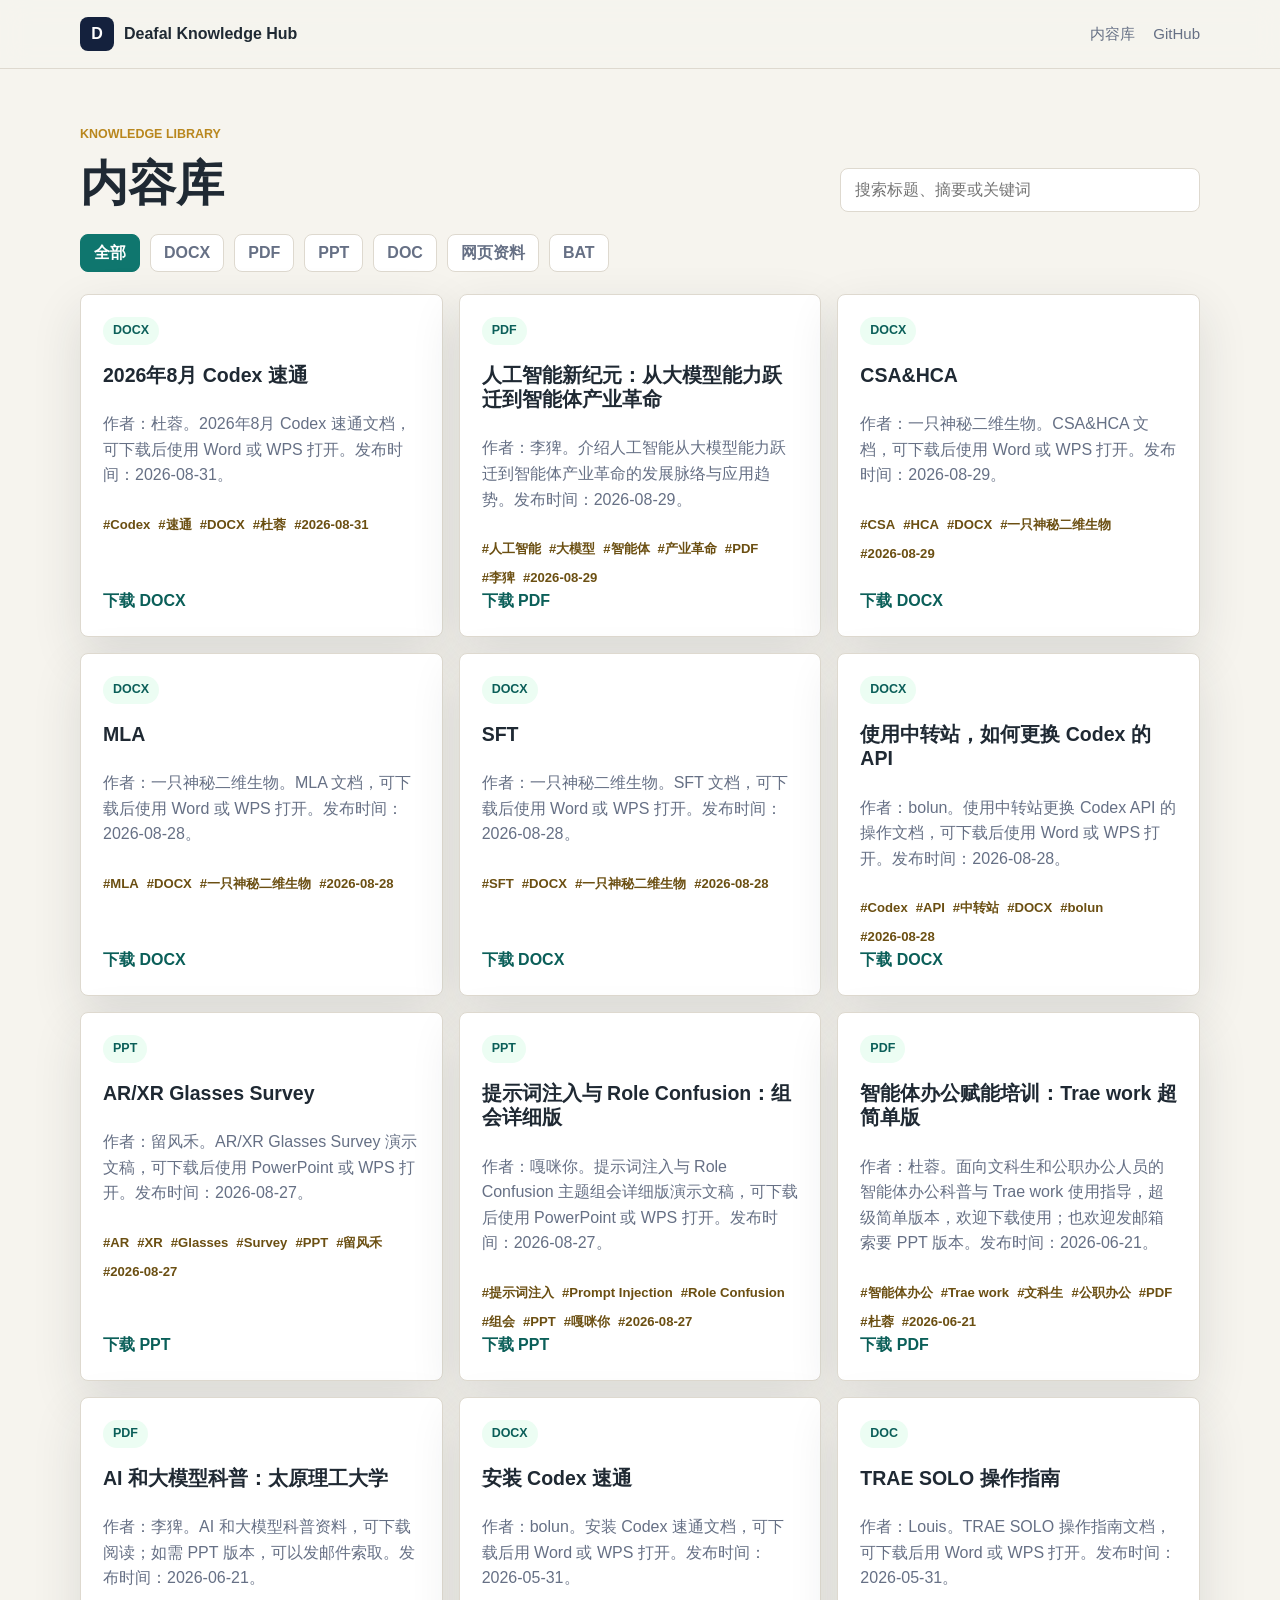
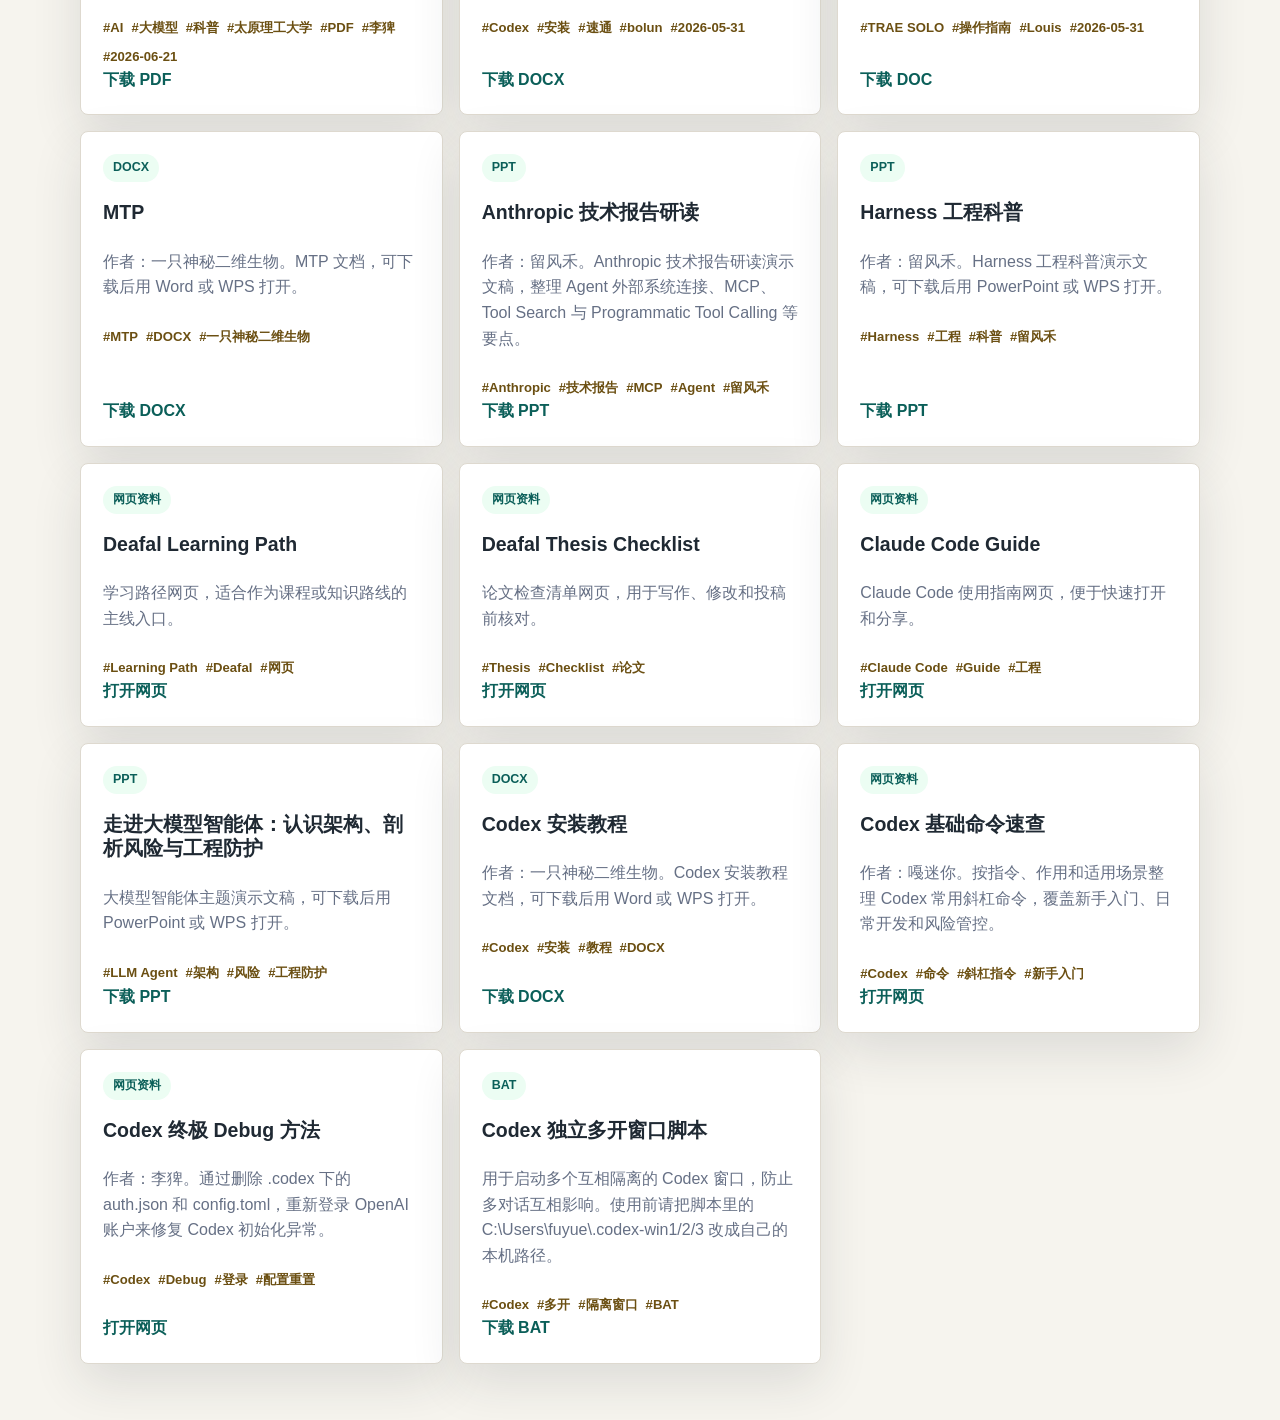
<file: index.html>
<!doctype html>
<html lang="zh-CN">
  <head>
    <meta charset="utf-8" />
    <meta name="viewport" content="width=device-width, initial-scale=1" />
    <meta
      name="description"
      content="RONGDU Knowledge Hub: a lightweight knowledge publishing website for notes, guides, and research summaries."
    />
    <title>RONGDU Knowledge Hub</title>
    <link rel="stylesheet" href="./styles.css?v=20260831-download-links-fix" />
  </head>
  <body>
    <header class="site-header">
      <nav class="nav" aria-label="主导航">
        <a class="brand" href="#top" aria-label="返回首页">
          <span class="brand-mark">D</span>
          <span>Deafal Knowledge Hub</span>
        </a>
        <div class="nav-links">
          <a href="#articles">内容库</a>
          <a href="https://github.com/RONGDUGithub?tab=repositories" target="_blank" rel="noreferrer">GitHub</a>
        </div>
      </nav>
    </header>

    <main id="top">
      <section class="section articles-section" id="articles" aria-labelledby="articles-title">
        <div class="section-heading">
          <div>
            <p class="eyebrow">Knowledge Library</p>
            <h2 id="articles-title">内容库</h2>
          </div>
          <label class="search">
            <span class="visually-hidden">搜索内容</span>
            <input id="searchInput" type="search" placeholder="搜索标题、摘要或关键词" />
          </label>
        </div>

        <div class="filters" id="categoryFilters" aria-label="分类筛选"></div>
        <div class="article-grid" id="articleGrid"></div>
        <p class="empty-state" id="emptyState" hidden>没有找到匹配的内容。</p>
      </section>
    </main>

    <script src="./script.js?v=20260831-download-links-fix"></script>
  </body>
</html>
</file>
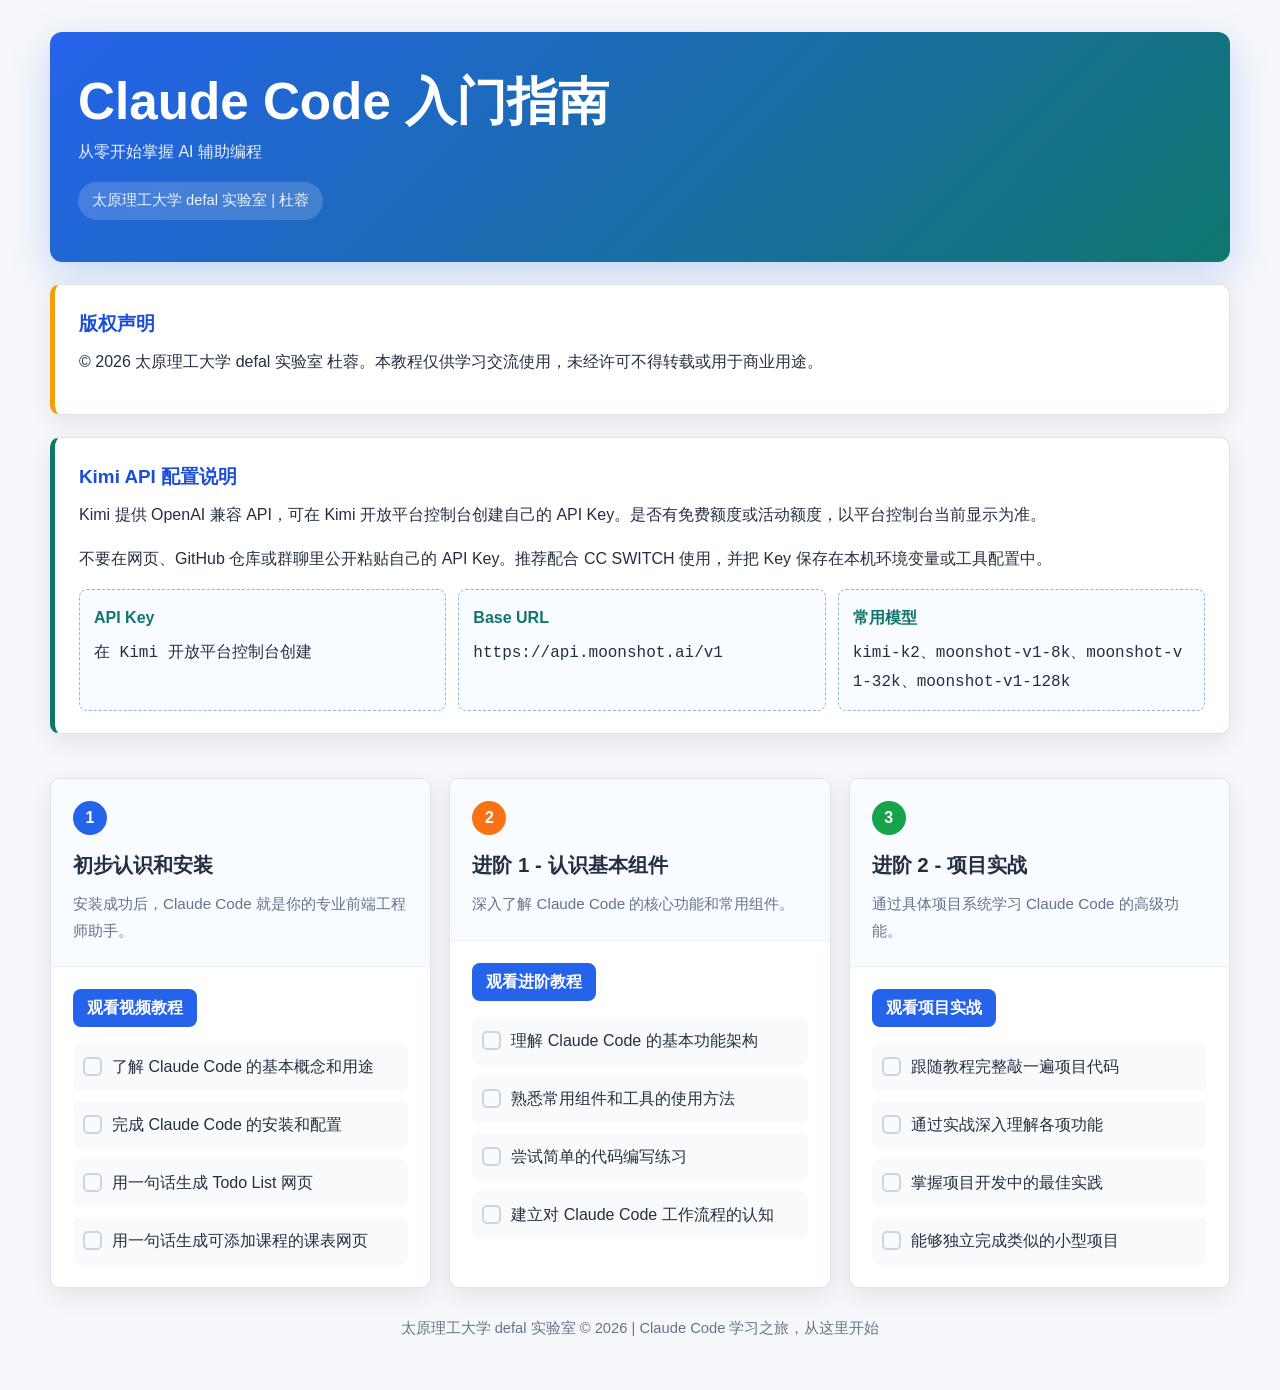
<file: content/claude-code-guide.html>
<!doctype html>
<html lang="zh-CN">
  <head>
    <meta charset="utf-8" />
    <meta name="viewport" content="width=device-width, initial-scale=1" />
    <title>Claude Code 入门指南 - defal 实验室</title>
    <style>
      * {
        box-sizing: border-box;
      }

      body {
        margin: 0;
        background: #f5f7fa;
        color: #243042;
        font-family: "Microsoft YaHei", "PingFang SC", "Segoe UI", Arial, sans-serif;
        line-height: 1.75;
      }

      .container {
        width: min(1180px, calc(100% - 32px));
        margin: 0 auto;
        padding: 32px 0 48px;
      }

      .header {
        padding: 42px 28px;
        border-radius: 12px;
        background: linear-gradient(135deg, #2563eb 0%, #0f766e 100%);
        color: #fff;
        box-shadow: 0 14px 40px rgba(37, 99, 235, 0.22);
      }

      .header h1 {
        margin: 0 0 8px;
        font-size: clamp(2rem, 5vw, 3.2rem);
        line-height: 1.1;
      }

      .subtitle,
      .lab-badge {
        margin: 0;
        color: rgba(255, 255, 255, 0.9);
      }

      .lab-badge {
        display: inline-block;
        margin-top: 16px;
        padding: 6px 14px;
        border-radius: 999px;
        background: rgba(255, 255, 255, 0.16);
        font-size: 0.92rem;
      }

      .notice,
      .api-share,
      .stage-card {
        margin-top: 22px;
        border: 1px solid #dce3ee;
        border-radius: 10px;
        background: #fff;
        box-shadow: 0 8px 24px rgba(15, 23, 42, 0.08);
      }

      .notice,
      .api-share {
        padding: 22px 24px;
      }

      .notice {
        border-left: 5px solid #f59e0b;
      }

      h2,
      h3,
      p {
        margin-top: 0;
      }

      .notice h2,
      .api-share h2 {
        margin-bottom: 8px;
        color: #1d4ed8;
        font-size: 1.18rem;
      }

      .api-share {
        border-left: 5px solid #0f766e;
      }

      .api-grid {
        display: grid;
        grid-template-columns: repeat(3, minmax(0, 1fr));
        gap: 12px;
        margin-top: 16px;
      }

      .api-item {
        padding: 14px;
        border: 1px dashed #8fb8da;
        border-radius: 8px;
        background: #f8fbff;
      }

      .api-item strong {
        display: block;
        margin-bottom: 6px;
        color: #0f766e;
      }

      code {
        font-family: Consolas, Monaco, "Courier New", monospace;
        word-break: break-all;
      }

      .cards-grid {
        display: grid;
        grid-template-columns: repeat(3, minmax(0, 1fr));
        gap: 18px;
        margin-top: 22px;
      }

      .stage-card {
        overflow: hidden;
      }

      .card-header {
        padding: 22px;
        border-bottom: 1px solid #edf1f7;
        background: #f8fbff;
      }

      .stage-number {
        display: grid;
        place-items: center;
        width: 34px;
        height: 34px;
        margin-bottom: 12px;
        border-radius: 50%;
        background: #2563eb;
        color: #fff;
        font-weight: 800;
      }

      .stage-card:nth-child(2) .stage-number {
        background: #f97316;
      }

      .stage-card:nth-child(3) .stage-number {
        background: #16a34a;
      }

      .stage-title {
        margin-bottom: 8px;
        font-size: 1.28rem;
      }

      .stage-desc {
        margin-bottom: 0;
        color: #64748b;
        font-size: 0.95rem;
      }

      .card-body {
        padding: 22px;
      }

      .video-link {
        display: inline-flex;
        align-items: center;
        min-height: 38px;
        margin-bottom: 16px;
        padding: 0 14px;
        border-radius: 8px;
        background: #2563eb;
        color: #fff;
        font-weight: 700;
        text-decoration: none;
      }

      .todo-list {
        display: grid;
        gap: 10px;
        margin: 0;
        padding: 0;
        list-style: none;
      }

      .todo-item {
        display: flex;
        gap: 10px;
        align-items: flex-start;
        padding: 10px;
        border-radius: 8px;
        background: #f8fafc;
        cursor: pointer;
      }

      .todo-checkbox {
        width: 19px;
        height: 19px;
        margin-top: 4px;
        border: 2px solid #cbd5e1;
        border-radius: 5px;
        flex: 0 0 auto;
      }

      .todo-item.completed .todo-checkbox {
        display: grid;
        place-items: center;
        border-color: #0f766e;
        background: #0f766e;
      }

      .todo-item.completed .todo-checkbox::after {
        content: "✓";
        color: #fff;
        font-size: 12px;
        font-weight: 800;
      }

      .todo-item.completed .todo-text {
        color: #94a3b8;
        text-decoration: line-through;
      }

      .footer {
        margin-top: 28px;
        color: #64748b;
        text-align: center;
        font-size: 0.92rem;
      }

      @media (max-width: 900px) {
        .api-grid,
        .cards-grid {
          grid-template-columns: 1fr;
        }
      }
    </style>
  </head>
  <body>
    <main class="container">
      <header class="header">
        <h1>Claude Code 入门指南</h1>
        <p class="subtitle">从零开始掌握 AI 辅助编程</p>
        <div class="lab-badge">太原理工大学 defal 实验室 | 杜蓉</div>
      </header>

      <section class="notice">
        <h2>版权声明</h2>
        <p>© 2026 太原理工大学 defal 实验室 杜蓉。本教程仅供学习交流使用，未经许可不得转载或用于商业用途。</p>
      </section>

      <section class="api-share">
        <h2>Kimi API 配置说明</h2>
        <p>Kimi 提供 OpenAI 兼容 API，可在 Kimi 开放平台控制台创建自己的 API Key。是否有免费额度或活动额度，以平台控制台当前显示为准。</p>
        <p>不要在网页、GitHub 仓库或群聊里公开粘贴自己的 API Key。推荐配合 CC SWITCH 使用，并把 Key 保存在本机环境变量或工具配置中。</p>
        <div class="api-grid">
          <div class="api-item">
            <strong>API Key</strong>
            <code>在 Kimi 开放平台控制台创建</code>
          </div>
          <div class="api-item">
            <strong>Base URL</strong>
            <code>https://api.moonshot.ai/v1</code>
          </div>
          <div class="api-item">
            <strong>常用模型</strong>
            <code>kimi-k2、moonshot-v1-8k、moonshot-v1-32k、moonshot-v1-128k</code>
          </div>
        </div>
      </section>

      <section class="cards-grid" aria-label="学习阶段">
        <article class="stage-card">
          <div class="card-header">
            <div class="stage-number">1</div>
            <h2 class="stage-title">初步认识和安装</h2>
            <p class="stage-desc">安装成功后，Claude Code 就是你的专业前端工程师助手。</p>
          </div>
          <div class="card-body">
            <a class="video-link" href="https://www.bilibili.com/video/BV1KJ61BBEB1/?spm_id_from=333.1391.0.0&vd_source=56d6f98fed45cb76370fac3ccc96bd7d" target="_blank" rel="noreferrer">观看视频教程</a>
            <ul class="todo-list">
              <li class="todo-item" onclick="this.classList.toggle('completed')"><div class="todo-checkbox"></div><span class="todo-text">了解 Claude Code 的基本概念和用途</span></li>
              <li class="todo-item" onclick="this.classList.toggle('completed')"><div class="todo-checkbox"></div><span class="todo-text">完成 Claude Code 的安装和配置</span></li>
              <li class="todo-item" onclick="this.classList.toggle('completed')"><div class="todo-checkbox"></div><span class="todo-text">用一句话生成 Todo List 网页</span></li>
              <li class="todo-item" onclick="this.classList.toggle('completed')"><div class="todo-checkbox"></div><span class="todo-text">用一句话生成可添加课程的课表网页</span></li>
            </ul>
          </div>
        </article>

        <article class="stage-card">
          <div class="card-header">
            <div class="stage-number">2</div>
            <h2 class="stage-title">进阶 1 - 认识基本组件</h2>
            <p class="stage-desc">深入了解 Claude Code 的核心功能和常用组件。</p>
          </div>
          <div class="card-body">
            <a class="video-link" href="https://www.bilibili.com/video/BV1ntQBBgE4N?spm_id_from=333.788.videopod.episodes&vd_source=56d6f98fed45cb76370fac3ccc96bd7d&p=6" target="_blank" rel="noreferrer">观看进阶教程</a>
            <ul class="todo-list">
              <li class="todo-item" onclick="this.classList.toggle('completed')"><div class="todo-checkbox"></div><span class="todo-text">理解 Claude Code 的基本功能架构</span></li>
              <li class="todo-item" onclick="this.classList.toggle('completed')"><div class="todo-checkbox"></div><span class="todo-text">熟悉常用组件和工具的使用方法</span></li>
              <li class="todo-item" onclick="this.classList.toggle('completed')"><div class="todo-checkbox"></div><span class="todo-text">尝试简单的代码编写练习</span></li>
              <li class="todo-item" onclick="this.classList.toggle('completed')"><div class="todo-checkbox"></div><span class="todo-text">建立对 Claude Code 工作流程的认知</span></li>
            </ul>
          </div>
        </article>

        <article class="stage-card">
          <div class="card-header">
            <div class="stage-number">3</div>
            <h2 class="stage-title">进阶 2 - 项目实战</h2>
            <p class="stage-desc">通过具体项目系统学习 Claude Code 的高级功能。</p>
          </div>
          <div class="card-body">
            <a class="video-link" href="https://www.bilibili.com/video/BV14rzQB9EJj/?spm_id_from=333.1391.0.0&vd_source=56d6f98fed45cb76370fac3ccc96bd7d" target="_blank" rel="noreferrer">观看项目实战</a>
            <ul class="todo-list">
              <li class="todo-item" onclick="this.classList.toggle('completed')"><div class="todo-checkbox"></div><span class="todo-text">跟随教程完整敲一遍项目代码</span></li>
              <li class="todo-item" onclick="this.classList.toggle('completed')"><div class="todo-checkbox"></div><span class="todo-text">通过实战深入理解各项功能</span></li>
              <li class="todo-item" onclick="this.classList.toggle('completed')"><div class="todo-checkbox"></div><span class="todo-text">掌握项目开发中的最佳实践</span></li>
              <li class="todo-item" onclick="this.classList.toggle('completed')"><div class="todo-checkbox"></div><span class="todo-text">能够独立完成类似的小型项目</span></li>
            </ul>
          </div>
        </article>
      </section>

      <footer class="footer">太原理工大学 defal 实验室 © 2026 | Claude Code 学习之旅，从这里开始</footer>
    </main>
  </body>
</html>
</file>
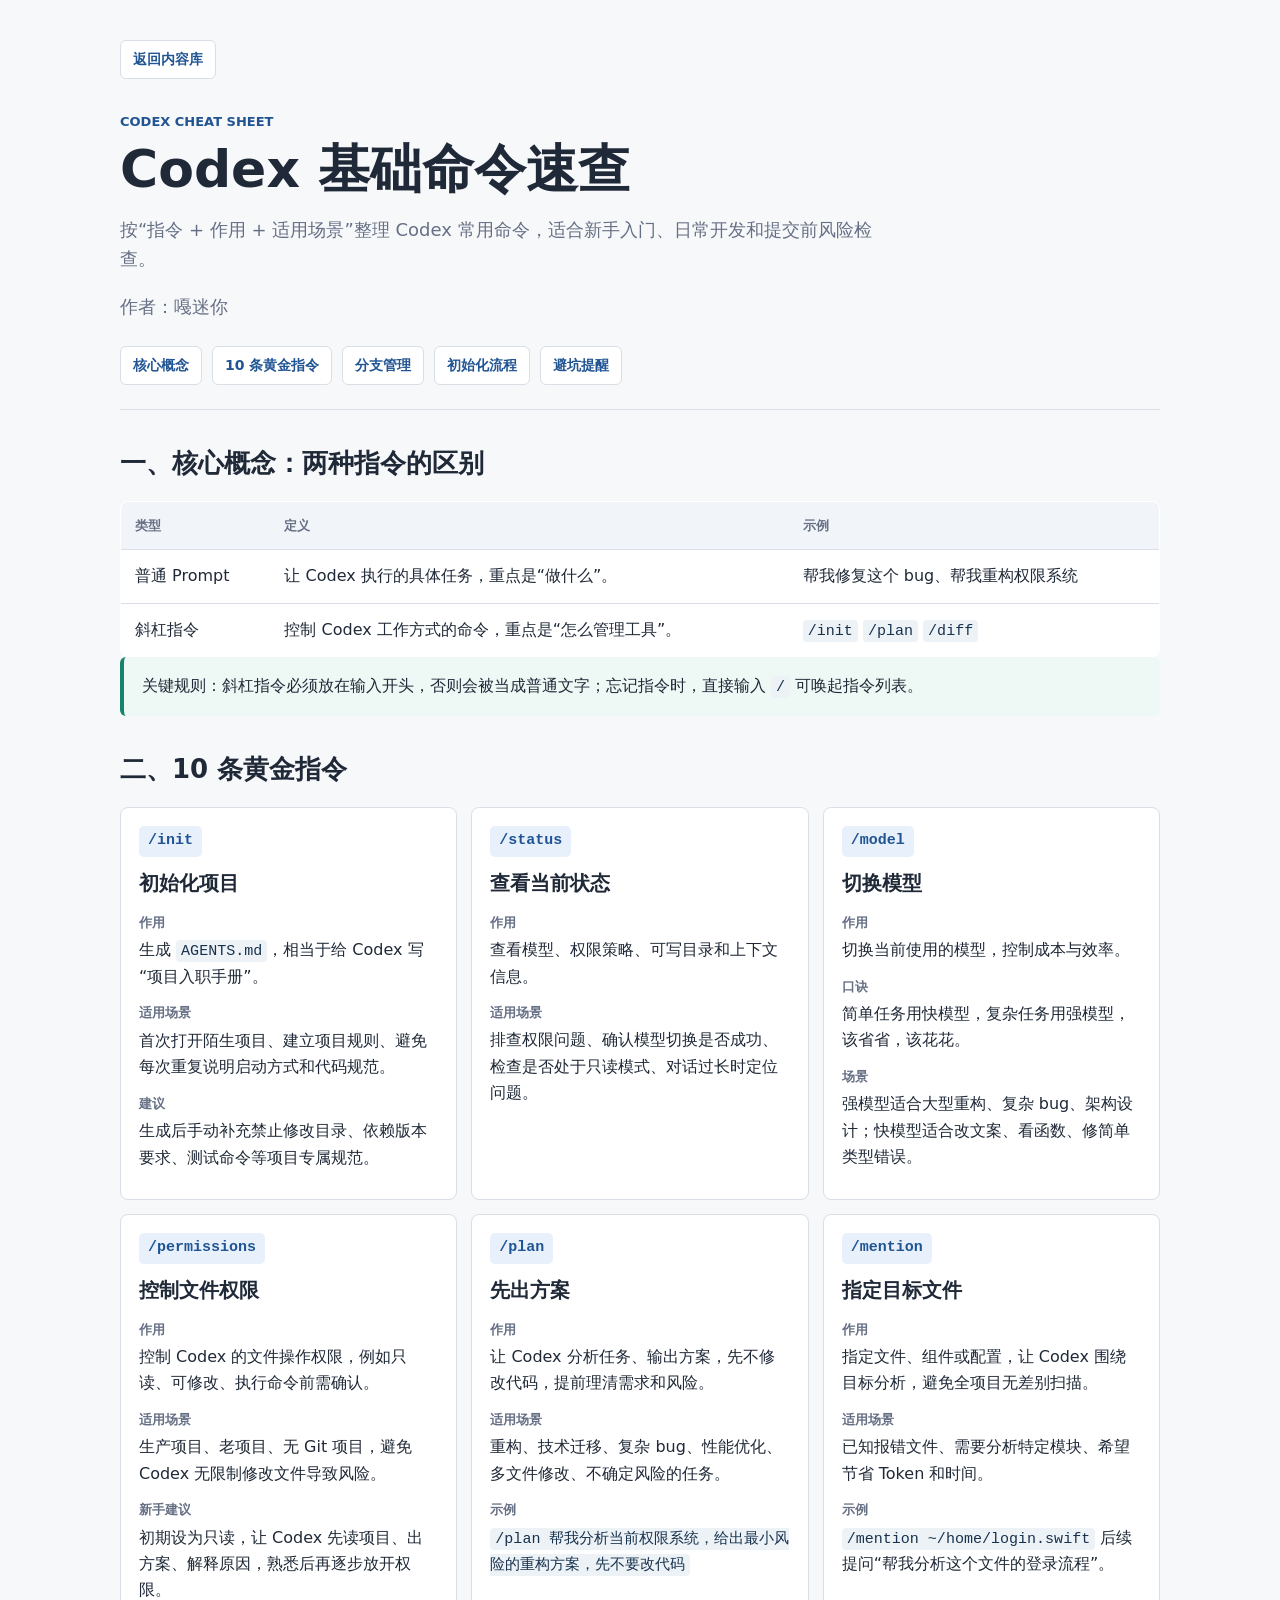
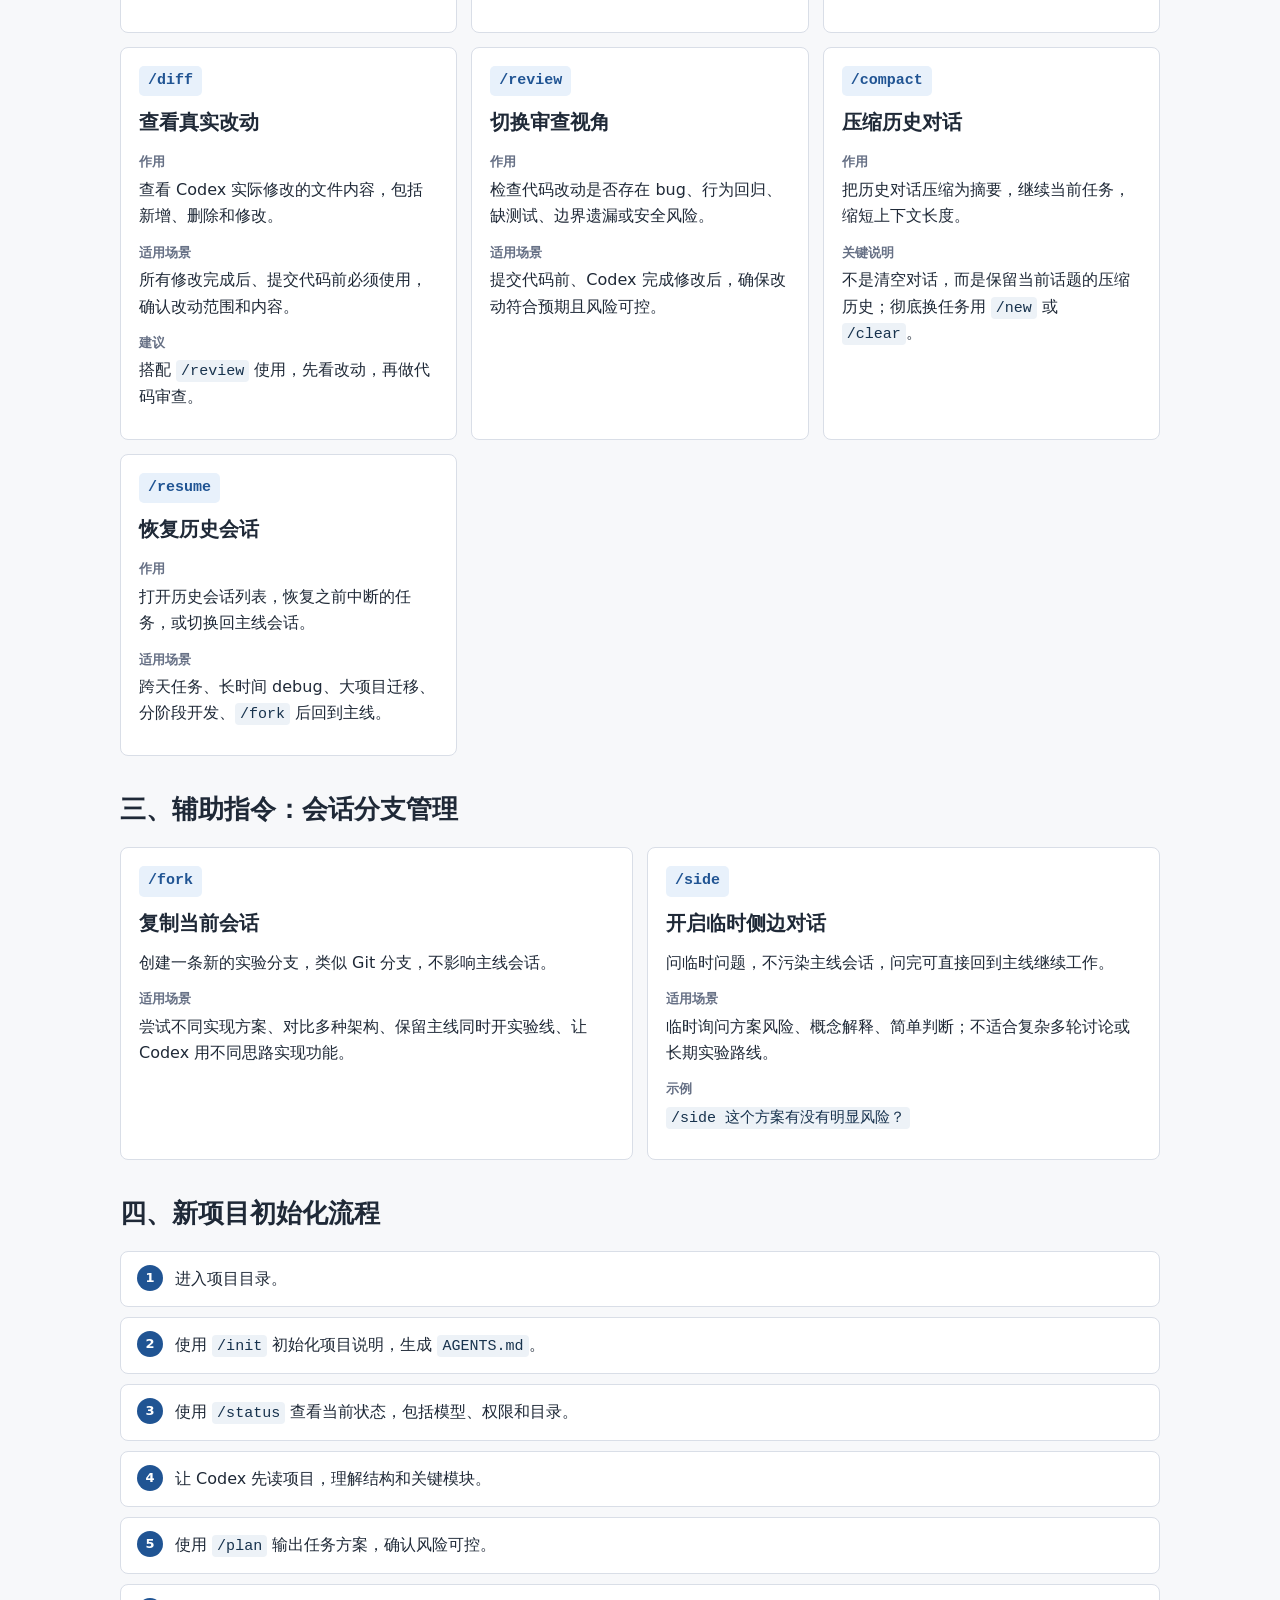
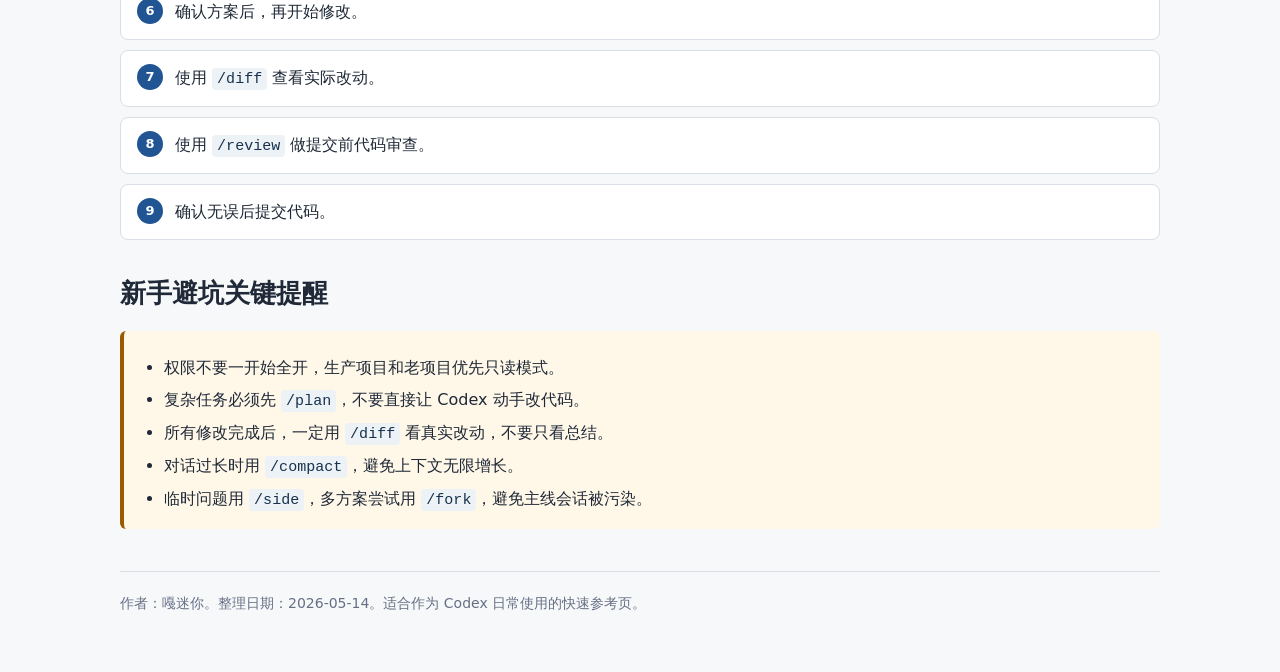
<file: content/codex-basic-commands.html>
<!doctype html>
<html lang="zh-CN">
  <head>
    <meta charset="utf-8" />
    <meta name="viewport" content="width=device-width, initial-scale=1" />
    <title>Codex 基础命令速查</title>
    <style>
      :root {
        color-scheme: light;
        --bg: #f7f8fa;
        --paper: #ffffff;
        --ink: #1f2937;
        --muted: #667085;
        --line: #d9dee7;
        --brand: #205493;
        --brand-soft: #e8f1fb;
        --accent: #16836a;
        --warn: #9a5b00;
      }

      * {
        box-sizing: border-box;
      }

      body {
        margin: 0;
        font-family:
          Inter, ui-sans-serif, system-ui, -apple-system, BlinkMacSystemFont, "Segoe UI", "Microsoft YaHei", sans-serif;
        line-height: 1.65;
        color: var(--ink);
        background: var(--bg);
      }

      main {
        max-width: 1080px;
        margin: 0 auto;
        padding: 40px 20px 64px;
      }

      .hero {
        padding: 32px 0 24px;
        border-bottom: 1px solid var(--line);
      }

      .eyebrow {
        margin: 0 0 8px;
        color: var(--brand);
        font-size: 13px;
        font-weight: 700;
        letter-spacing: 0;
        text-transform: uppercase;
      }

      h1 {
        margin: 0;
        font-size: clamp(30px, 5vw, 52px);
        line-height: 1.08;
        letter-spacing: 0;
      }

      .lead {
        max-width: 760px;
        margin: 18px 0 0;
        color: var(--muted);
        font-size: 18px;
      }

      .toc {
        display: flex;
        flex-wrap: wrap;
        gap: 10px;
        margin: 24px 0 0;
      }

      .toc a,
      .back {
        display: inline-flex;
        align-items: center;
        min-height: 36px;
        padding: 7px 12px;
        border: 1px solid var(--line);
        border-radius: 6px;
        color: var(--brand);
        background: var(--paper);
        font-size: 14px;
        font-weight: 700;
        text-decoration: none;
      }

      section {
        padding: 32px 0 0;
      }

      h2 {
        margin: 0 0 16px;
        font-size: 26px;
        letter-spacing: 0;
      }

      h3 {
        margin: 0 0 10px;
        font-size: 20px;
        letter-spacing: 0;
      }

      .grid {
        display: grid;
        grid-template-columns: repeat(auto-fit, minmax(260px, 1fr));
        gap: 14px;
      }

      .card {
        padding: 18px;
        border: 1px solid var(--line);
        border-radius: 8px;
        background: var(--paper);
      }

      .command {
        display: inline-flex;
        align-items: center;
        min-height: 30px;
        margin-bottom: 10px;
        padding: 3px 9px;
        border-radius: 5px;
        color: var(--brand);
        background: var(--brand-soft);
        font-family: "Cascadia Code", Consolas, monospace;
        font-size: 15px;
        font-weight: 700;
      }

      .label {
        margin: 12px 0 4px;
        color: var(--muted);
        font-size: 13px;
        font-weight: 800;
      }

      p {
        margin: 0 0 10px;
      }

      ul,
      ol {
        margin: 8px 0 0;
        padding-left: 22px;
      }

      li + li {
        margin-top: 6px;
      }

      code {
        padding: 2px 5px;
        border-radius: 4px;
        color: #17324d;
        background: #edf2f7;
        font-family: "Cascadia Code", Consolas, monospace;
        font-size: 0.94em;
      }

      table {
        width: 100%;
        border-collapse: collapse;
        overflow: hidden;
        border: 1px solid var(--line);
        border-radius: 8px;
        background: var(--paper);
      }

      th,
      td {
        padding: 13px 14px;
        border-bottom: 1px solid var(--line);
        text-align: left;
        vertical-align: top;
      }

      th {
        color: var(--muted);
        background: #f1f4f8;
        font-size: 13px;
      }

      tr:last-child td {
        border-bottom: 0;
      }

      .note {
        padding: 16px 18px;
        border-left: 4px solid var(--accent);
        border-radius: 6px;
        background: #eef8f5;
      }

      .warning {
        border-left-color: var(--warn);
        background: #fff7e8;
      }

      .workflow {
        display: grid;
        gap: 10px;
        counter-reset: step;
      }

      .step {
        position: relative;
        padding: 14px 16px 14px 54px;
        border: 1px solid var(--line);
        border-radius: 8px;
        background: var(--paper);
      }

      .step::before {
        counter-increment: step;
        content: counter(step);
        position: absolute;
        top: 13px;
        left: 16px;
        display: grid;
        width: 26px;
        height: 26px;
        place-items: center;
        border-radius: 50%;
        color: #fff;
        background: var(--brand);
        font-size: 13px;
        font-weight: 800;
      }

      footer {
        margin-top: 42px;
        padding-top: 20px;
        border-top: 1px solid var(--line);
        color: var(--muted);
        font-size: 14px;
      }

      @media (max-width: 680px) {
        main {
          padding: 24px 14px 44px;
        }

        .hero {
          padding-top: 22px;
        }

        table,
        thead,
        tbody,
        th,
        td,
        tr {
          display: block;
        }

        thead {
          display: none;
        }

        tr {
          border-bottom: 1px solid var(--line);
        }

        td {
          border-bottom: 0;
        }

        td::before {
          content: attr(data-label);
          display: block;
          margin-bottom: 3px;
          color: var(--muted);
          font-size: 12px;
          font-weight: 800;
        }
      }
    </style>
  </head>
  <body>
    <main>
      <a class="back" href="../index.html">返回内容库</a>
      <header class="hero">
        <p class="eyebrow">Codex Cheat Sheet</p>
        <h1>Codex 基础命令速查</h1>
        <p class="lead">
          按“指令 + 作用 + 适用场景”整理 Codex 常用命令，适合新手入门、日常开发和提交前风险检查。
        </p>
        <p class="lead">作者：嘠迷你</p>
        <nav class="toc" aria-label="页面目录">
          <a href="#concept">核心概念</a>
          <a href="#golden">10 条黄金指令</a>
          <a href="#branch">分支管理</a>
          <a href="#workflow">初始化流程</a>
          <a href="#pitfalls">避坑提醒</a>
        </nav>
      </header>

      <section id="concept">
        <h2>一、核心概念：两种指令的区别</h2>
        <table>
          <thead>
            <tr>
              <th>类型</th>
              <th>定义</th>
              <th>示例</th>
            </tr>
          </thead>
          <tbody>
            <tr>
              <td data-label="类型">普通 Prompt</td>
              <td data-label="定义">让 Codex 执行的具体任务，重点是“做什么”。</td>
              <td data-label="示例">帮我修复这个 bug、帮我重构权限系统</td>
            </tr>
            <tr>
              <td data-label="类型">斜杠指令</td>
              <td data-label="定义">控制 Codex 工作方式的命令，重点是“怎么管理工具”。</td>
              <td data-label="示例"><code>/init</code> <code>/plan</code> <code>/diff</code></td>
            </tr>
          </tbody>
        </table>
        <div class="note">
          关键规则：斜杠指令必须放在输入开头，否则会被当成普通文字；忘记指令时，直接输入 <code>/</code>
          可唤起指令列表。
        </div>
      </section>

      <section id="golden">
        <h2>二、10 条黄金指令</h2>
        <div class="grid">
          <article class="card">
            <span class="command">/init</span>
            <h3>初始化项目</h3>
            <p class="label">作用</p>
            <p>生成 <code>AGENTS.md</code>，相当于给 Codex 写“项目入职手册”。</p>
            <p class="label">适用场景</p>
            <p>首次打开陌生项目、建立项目规则、避免每次重复说明启动方式和代码规范。</p>
            <p class="label">建议</p>
            <p>生成后手动补充禁止修改目录、依赖版本要求、测试命令等项目专属规范。</p>
          </article>

          <article class="card">
            <span class="command">/status</span>
            <h3>查看当前状态</h3>
            <p class="label">作用</p>
            <p>查看模型、权限策略、可写目录和上下文信息。</p>
            <p class="label">适用场景</p>
            <p>排查权限问题、确认模型切换是否成功、检查是否处于只读模式、对话过长时定位问题。</p>
          </article>

          <article class="card">
            <span class="command">/model</span>
            <h3>切换模型</h3>
            <p class="label">作用</p>
            <p>切换当前使用的模型，控制成本与效率。</p>
            <p class="label">口诀</p>
            <p>简单任务用快模型，复杂任务用强模型，该省省，该花花。</p>
            <p class="label">场景</p>
            <p>强模型适合大型重构、复杂 bug、架构设计；快模型适合改文案、看函数、修简单类型错误。</p>
          </article>

          <article class="card">
            <span class="command">/permissions</span>
            <h3>控制文件权限</h3>
            <p class="label">作用</p>
            <p>控制 Codex 的文件操作权限，例如只读、可修改、执行命令前需确认。</p>
            <p class="label">适用场景</p>
            <p>生产项目、老项目、无 Git 项目，避免 Codex 无限制修改文件导致风险。</p>
            <p class="label">新手建议</p>
            <p>初期设为只读，让 Codex 先读项目、出方案、解释原因，熟悉后再逐步放开权限。</p>
          </article>

          <article class="card">
            <span class="command">/plan</span>
            <h3>先出方案</h3>
            <p class="label">作用</p>
            <p>让 Codex 分析任务、输出方案，先不修改代码，提前理清需求和风险。</p>
            <p class="label">适用场景</p>
            <p>重构、技术迁移、复杂 bug、性能优化、多文件修改、不确定风险的任务。</p>
            <p class="label">示例</p>
            <p><code>/plan 帮我分析当前权限系统，给出最小风险的重构方案，先不要改代码</code></p>
          </article>

          <article class="card">
            <span class="command">/mention</span>
            <h3>指定目标文件</h3>
            <p class="label">作用</p>
            <p>指定文件、组件或配置，让 Codex 围绕目标分析，避免全项目无差别扫描。</p>
            <p class="label">适用场景</p>
            <p>已知报错文件、需要分析特定模块、希望节省 Token 和时间。</p>
            <p class="label">示例</p>
            <p><code>/mention ~/home/login.swift</code> 后续提问“帮我分析这个文件的登录流程”。</p>
          </article>

          <article class="card">
            <span class="command">/diff</span>
            <h3>查看真实改动</h3>
            <p class="label">作用</p>
            <p>查看 Codex 实际修改的文件内容，包括新增、删除和修改。</p>
            <p class="label">适用场景</p>
            <p>所有修改完成后、提交代码前必须使用，确认改动范围和内容。</p>
            <p class="label">建议</p>
            <p>搭配 <code>/review</code> 使用，先看改动，再做代码审查。</p>
          </article>

          <article class="card">
            <span class="command">/review</span>
            <h3>切换审查视角</h3>
            <p class="label">作用</p>
            <p>检查代码改动是否存在 bug、行为回归、缺测试、边界遗漏或安全风险。</p>
            <p class="label">适用场景</p>
            <p>提交代码前、Codex 完成修改后，确保改动符合预期且风险可控。</p>
          </article>

          <article class="card">
            <span class="command">/compact</span>
            <h3>压缩历史对话</h3>
            <p class="label">作用</p>
            <p>把历史对话压缩为摘要，继续当前任务，缩短上下文长度。</p>
            <p class="label">关键说明</p>
            <p>不是清空对话，而是保留当前话题的压缩历史；彻底换任务用 <code>/new</code> 或 <code>/clear</code>。</p>
          </article>

          <article class="card">
            <span class="command">/resume</span>
            <h3>恢复历史会话</h3>
            <p class="label">作用</p>
            <p>打开历史会话列表，恢复之前中断的任务，或切换回主线会话。</p>
            <p class="label">适用场景</p>
            <p>跨天任务、长时间 debug、大项目迁移、分阶段开发、<code>/fork</code> 后回到主线。</p>
          </article>
        </div>
      </section>

      <section id="branch">
        <h2>三、辅助指令：会话分支管理</h2>
        <div class="grid">
          <article class="card">
            <span class="command">/fork</span>
            <h3>复制当前会话</h3>
            <p>创建一条新的实验分支，类似 Git 分支，不影响主线会话。</p>
            <p class="label">适用场景</p>
            <p>尝试不同实现方案、对比多种架构、保留主线同时开实验线、让 Codex 用不同思路实现功能。</p>
          </article>
          <article class="card">
            <span class="command">/side</span>
            <h3>开启临时侧边对话</h3>
            <p>问临时问题，不污染主线会话，问完可直接回到主线继续工作。</p>
            <p class="label">适用场景</p>
            <p>临时询问方案风险、概念解释、简单判断；不适合复杂多轮讨论或长期实验路线。</p>
            <p class="label">示例</p>
            <p><code>/side 这个方案有没有明显风险？</code></p>
          </article>
        </div>
      </section>

      <section id="workflow">
        <h2>四、新项目初始化流程</h2>
        <div class="workflow">
          <div class="step">进入项目目录。</div>
          <div class="step">使用 <code>/init</code> 初始化项目说明，生成 <code>AGENTS.md</code>。</div>
          <div class="step">使用 <code>/status</code> 查看当前状态，包括模型、权限和目录。</div>
          <div class="step">让 Codex 先读项目，理解结构和关键模块。</div>
          <div class="step">使用 <code>/plan</code> 输出任务方案，确认风险可控。</div>
          <div class="step">确认方案后，再开始修改。</div>
          <div class="step">使用 <code>/diff</code> 查看实际改动。</div>
          <div class="step">使用 <code>/review</code> 做提交前代码审查。</div>
          <div class="step">确认无误后提交代码。</div>
        </div>
      </section>

      <section id="pitfalls">
        <h2>新手避坑关键提醒</h2>
        <div class="note warning">
          <ul>
            <li>权限不要一开始全开，生产项目和老项目优先只读模式。</li>
            <li>复杂任务必须先 <code>/plan</code>，不要直接让 Codex 动手改代码。</li>
            <li>所有修改完成后，一定用 <code>/diff</code> 看真实改动，不要只看总结。</li>
            <li>对话过长时用 <code>/compact</code>，避免上下文无限增长。</li>
            <li>临时问题用 <code>/side</code>，多方案尝试用 <code>/fork</code>，避免主线会话被污染。</li>
          </ul>
        </div>
      </section>

      <footer>作者：嘠迷你。整理日期：2026-05-14。适合作为 Codex 日常使用的快速参考页。</footer>
    </main>
  </body>
</html>
</file>
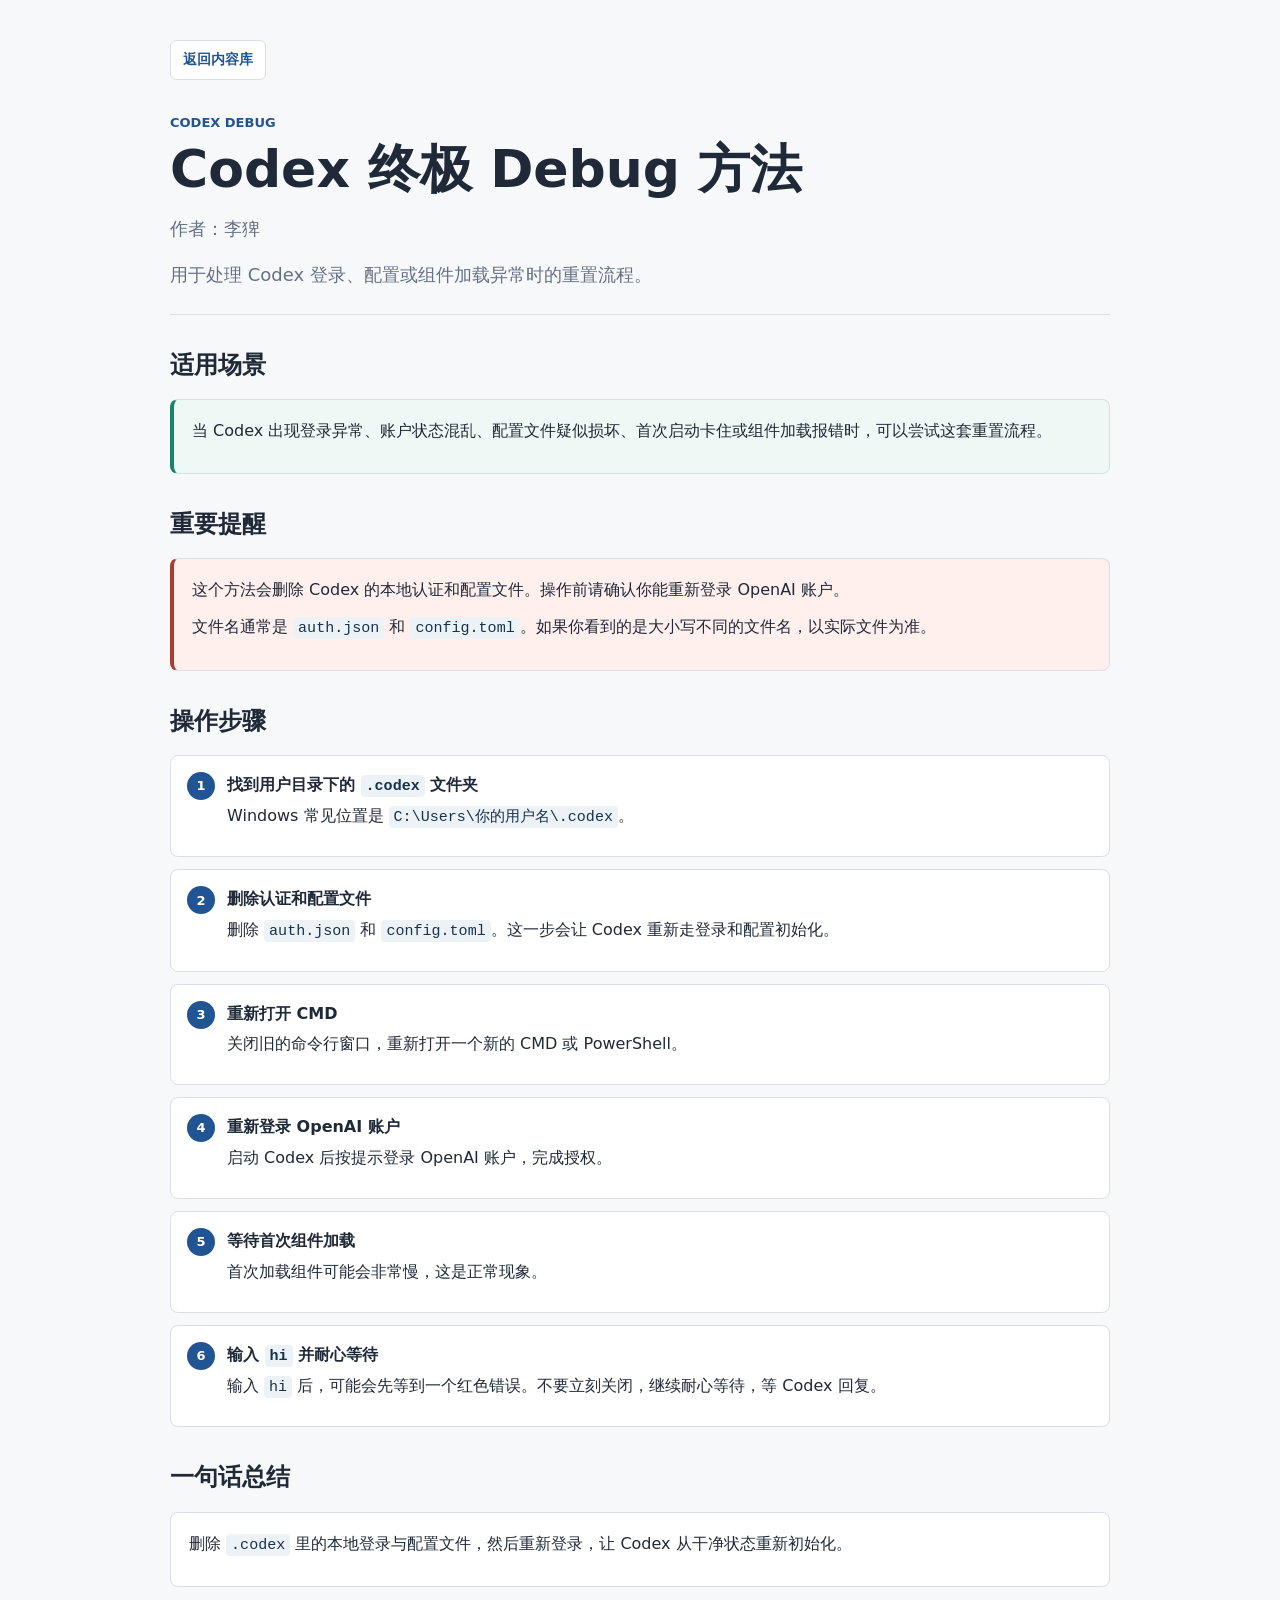
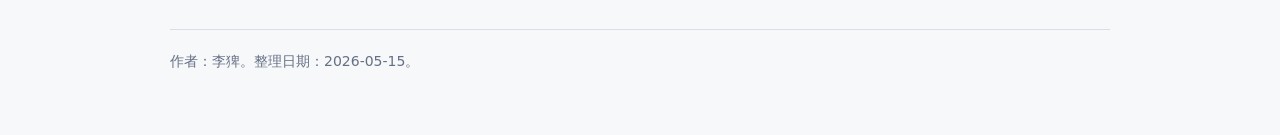
<file: content/codex-ultimate-debug.html>
<!doctype html>
<html lang="zh-CN">
  <head>
    <meta charset="utf-8" />
    <meta name="viewport" content="width=device-width, initial-scale=1" />
    <title>Codex 终极 Debug 方法</title>
    <style>
      :root {
        color-scheme: light;
        --bg: #f7f8fa;
        --paper: #ffffff;
        --ink: #1f2937;
        --muted: #667085;
        --line: #d9dee7;
        --brand: #205493;
        --brand-soft: #e8f1fb;
        --danger: #a83b32;
        --danger-soft: #fff0ee;
        --ok: #16836a;
      }

      * {
        box-sizing: border-box;
      }

      body {
        margin: 0;
        font-family:
          Inter, ui-sans-serif, system-ui, -apple-system, BlinkMacSystemFont, "Segoe UI", "Microsoft YaHei", sans-serif;
        color: var(--ink);
        line-height: 1.68;
        background: var(--bg);
      }

      main {
        max-width: 980px;
        margin: 0 auto;
        padding: 40px 20px 64px;
      }

      .back {
        display: inline-flex;
        align-items: center;
        min-height: 36px;
        padding: 7px 12px;
        border: 1px solid var(--line);
        border-radius: 6px;
        color: var(--brand);
        background: var(--paper);
        font-size: 14px;
        font-weight: 700;
        text-decoration: none;
      }

      header {
        padding: 32px 0 24px;
        border-bottom: 1px solid var(--line);
      }

      .eyebrow {
        margin: 0 0 8px;
        color: var(--brand);
        font-size: 13px;
        font-weight: 800;
        text-transform: uppercase;
      }

      h1 {
        margin: 0;
        font-size: clamp(30px, 5vw, 52px);
        line-height: 1.08;
        letter-spacing: 0;
      }

      .lead {
        max-width: 760px;
        margin: 16px 0 0;
        color: var(--muted);
        font-size: 18px;
      }

      section {
        padding-top: 30px;
      }

      h2 {
        margin: 0 0 14px;
        font-size: 24px;
        letter-spacing: 0;
      }

      p {
        margin: 0 0 10px;
      }

      code {
        padding: 2px 5px;
        border-radius: 4px;
        color: #17324d;
        background: #edf2f7;
        font-family: "Cascadia Code", Consolas, monospace;
        font-size: 0.94em;
      }

      .panel {
        padding: 18px;
        border: 1px solid var(--line);
        border-radius: 8px;
        background: var(--paper);
      }

      .warning {
        border-left: 4px solid var(--danger);
        background: var(--danger-soft);
      }

      .ok {
        border-left: 4px solid var(--ok);
        background: #eef8f5;
      }

      .steps {
        display: grid;
        gap: 12px;
        counter-reset: step;
      }

      .step {
        position: relative;
        padding: 16px 16px 16px 56px;
        border: 1px solid var(--line);
        border-radius: 8px;
        background: var(--paper);
      }

      .step::before {
        counter-increment: step;
        content: counter(step);
        position: absolute;
        top: 16px;
        left: 16px;
        display: grid;
        width: 28px;
        height: 28px;
        place-items: center;
        border-radius: 50%;
        color: #fff;
        background: var(--brand);
        font-size: 13px;
        font-weight: 800;
      }

      .step strong {
        display: block;
        margin-bottom: 4px;
      }

      footer {
        margin-top: 42px;
        padding-top: 20px;
        border-top: 1px solid var(--line);
        color: var(--muted);
        font-size: 14px;
      }

      @media (max-width: 680px) {
        main {
          padding: 24px 14px 44px;
        }

        header {
          padding-top: 22px;
        }
      }
    </style>
  </head>
  <body>
    <main>
      <a class="back" href="../index.html">返回内容库</a>
      <header>
        <p class="eyebrow">Codex Debug</p>
        <h1>Codex 终极 Debug 方法</h1>
        <p class="lead">作者：李猈</p>
        <p class="lead">用于处理 Codex 登录、配置或组件加载异常时的重置流程。</p>
      </header>

      <section>
        <h2>适用场景</h2>
        <div class="panel ok">
          <p>当 Codex 出现登录异常、账户状态混乱、配置文件疑似损坏、首次启动卡住或组件加载报错时，可以尝试这套重置流程。</p>
        </div>
      </section>

      <section>
        <h2>重要提醒</h2>
        <div class="panel warning">
          <p>这个方法会删除 Codex 的本地认证和配置文件。操作前请确认你能重新登录 OpenAI 账户。</p>
          <p>文件名通常是 <code>auth.json</code> 和 <code>config.toml</code>。如果你看到的是大小写不同的文件名，以实际文件为准。</p>
        </div>
      </section>

      <section>
        <h2>操作步骤</h2>
        <div class="steps">
          <div class="step">
            <strong>找到用户目录下的 <code>.codex</code> 文件夹</strong>
            <p>Windows 常见位置是 <code>C:\Users\你的用户名\.codex</code>。</p>
          </div>
          <div class="step">
            <strong>删除认证和配置文件</strong>
            <p>删除 <code>auth.json</code> 和 <code>config.toml</code>。这一步会让 Codex 重新走登录和配置初始化。</p>
          </div>
          <div class="step">
            <strong>重新打开 CMD</strong>
            <p>关闭旧的命令行窗口，重新打开一个新的 CMD 或 PowerShell。</p>
          </div>
          <div class="step">
            <strong>重新登录 OpenAI 账户</strong>
            <p>启动 Codex 后按提示登录 OpenAI 账户，完成授权。</p>
          </div>
          <div class="step">
            <strong>等待首次组件加载</strong>
            <p>首次加载组件可能会非常慢，这是正常现象。</p>
          </div>
          <div class="step">
            <strong>输入 <code>hi</code> 并耐心等待</strong>
            <p>输入 <code>hi</code> 后，可能会先等到一个红色错误。不要立刻关闭，继续耐心等待，等 Codex 回复。</p>
          </div>
        </div>
      </section>

      <section>
        <h2>一句话总结</h2>
        <div class="panel">
          <p>删除 <code>.codex</code> 里的本地登录与配置文件，然后重新登录，让 Codex 从干净状态重新初始化。</p>
        </div>
      </section>

      <footer>作者：李猈。整理日期：2026-05-15。</footer>
    </main>
  </body>
</html>
</file>
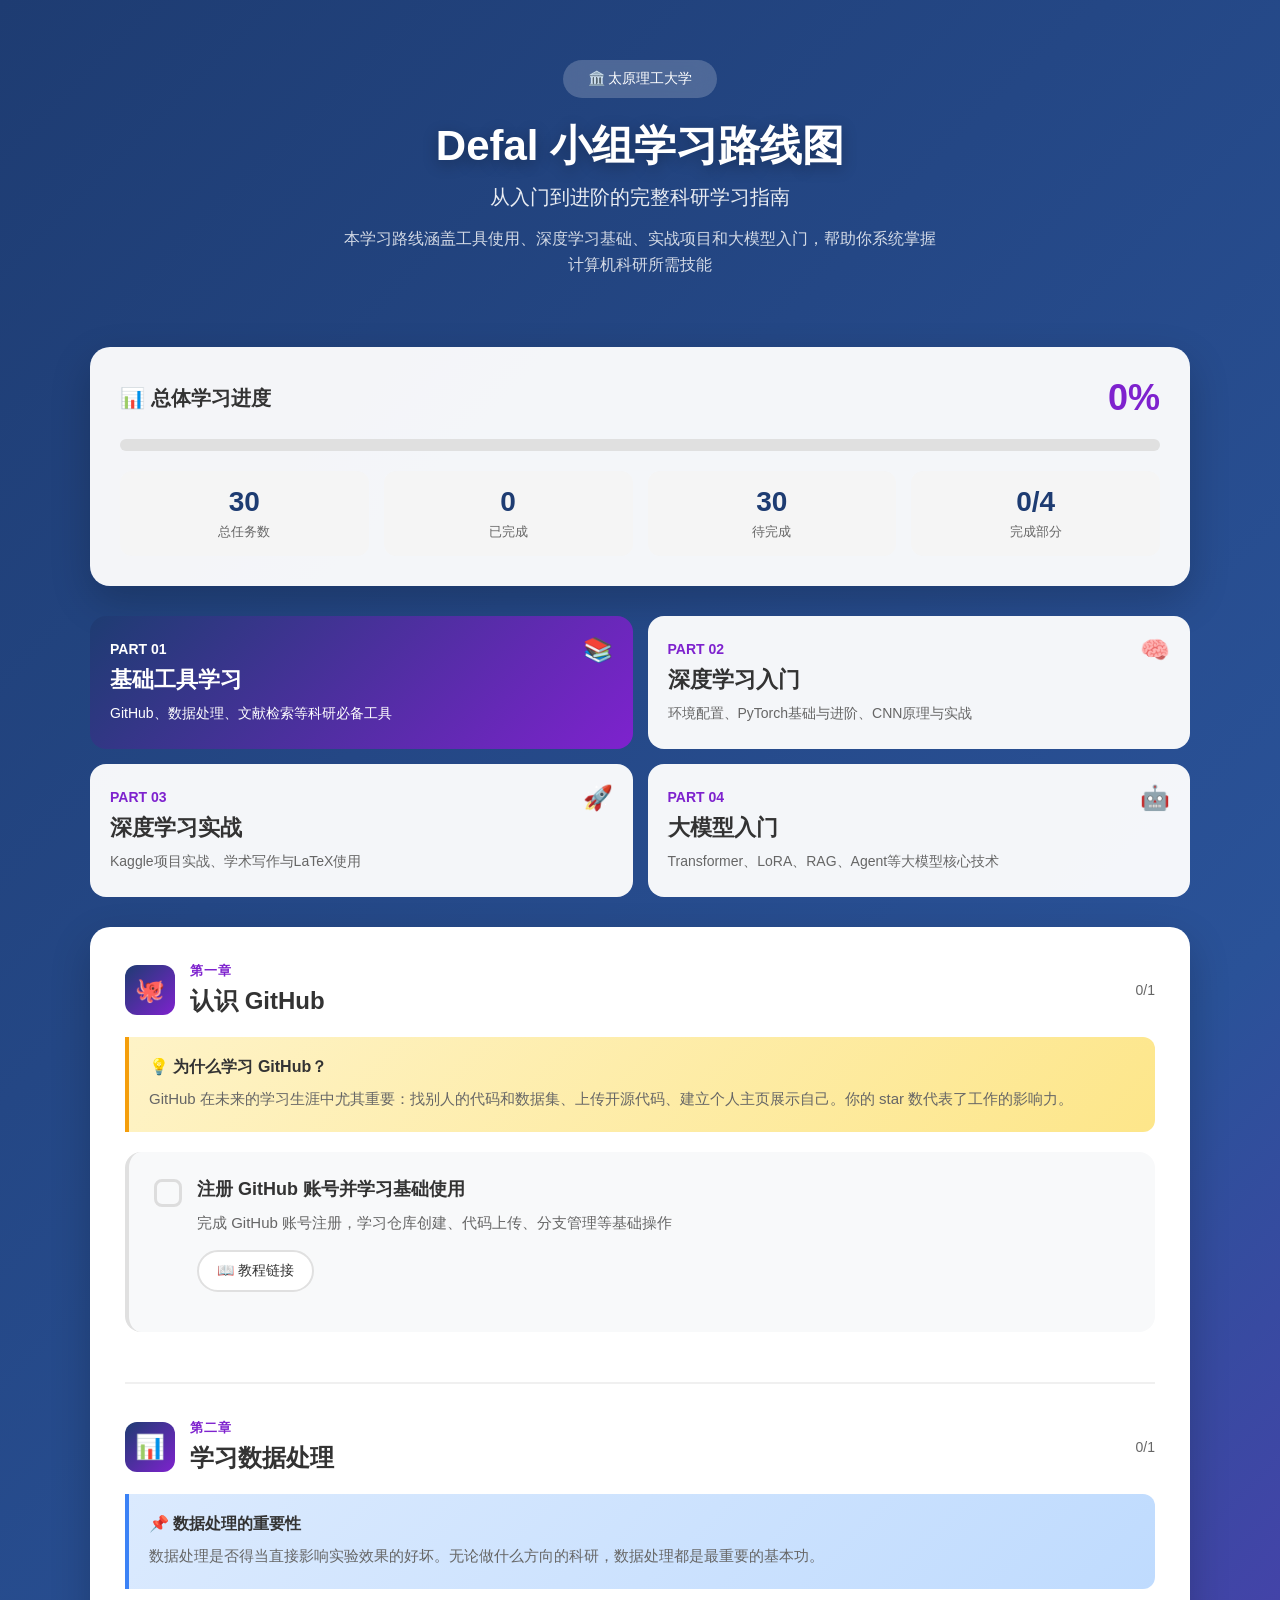
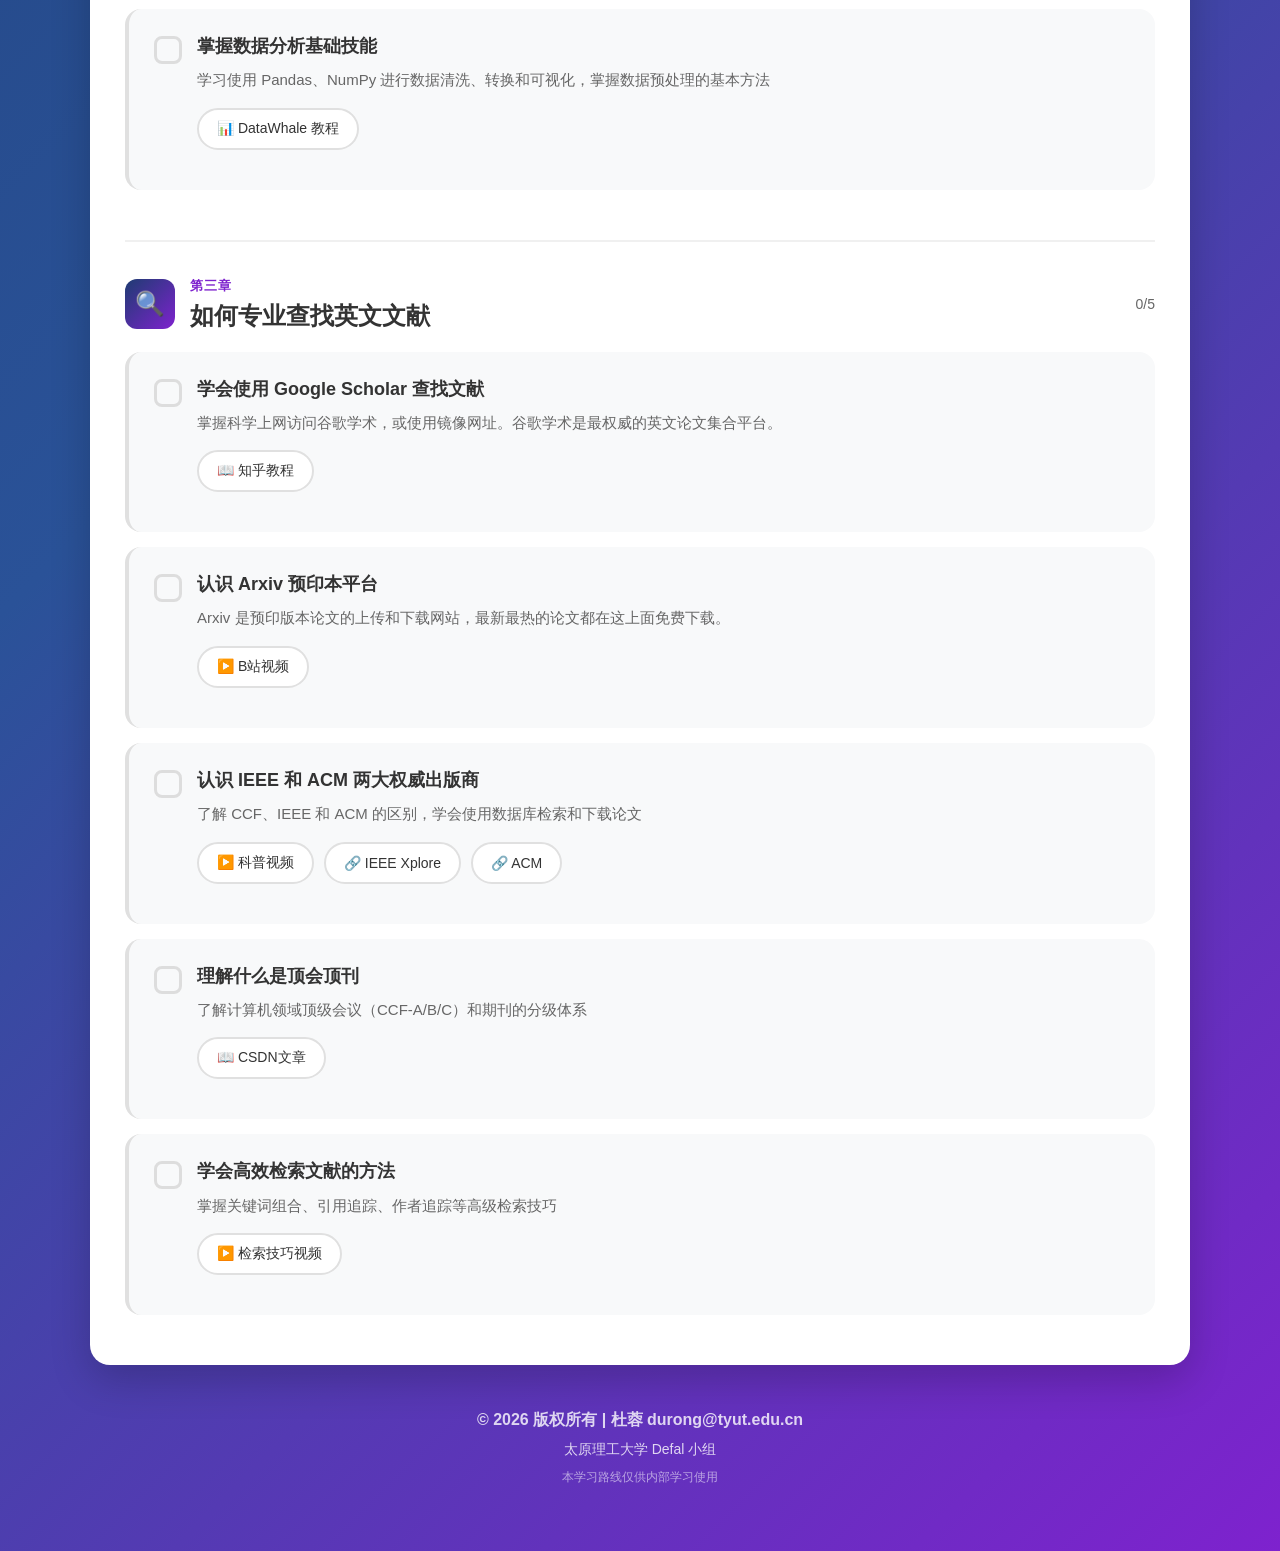
<file: content/defal_learning_path.html>
<!DOCTYPE html>
<html lang="zh-CN">
<head>
    <meta charset="UTF-8">
    <meta name="viewport" content="width=device-width, initial-scale=1.0">
    <title>Defal小组学习路线图 - 太原理工大学</title>
    <style>
        * {
            margin: 0;
            padding: 0;
            box-sizing: border-box;
        }

        body {
            font-family: 'Segoe UI', 'Microsoft YaHei', 'PingFang SC', sans-serif;
            background: linear-gradient(135deg, #1e3c72 0%, #2a5298 50%, #7e22ce 100%);
            min-height: 100vh;
            padding: 20px;
        }

        .container {
            max-width: 1100px;
            margin: 0 auto;
        }

        /* 头部 */
        .header {
            text-align: center;
            color: white;
            padding: 40px 20px;
            margin-bottom: 30px;
        }

        .university-badge {
            display: inline-block;
            background: rgba(255,255,255,0.2);
            padding: 10px 25px;
            border-radius: 30px;
            font-size: 14px;
            margin-bottom: 20px;
            backdrop-filter: blur(10px);
        }

        .header h1 {
            font-size: 42px;
            font-weight: 700;
            margin-bottom: 10px;
            text-shadow: 0 4px 15px rgba(0,0,0,0.3);
        }

        .header .subtitle {
            font-size: 20px;
            opacity: 0.9;
            margin-bottom: 15px;
        }

        .header .desc {
            font-size: 16px;
            opacity: 0.8;
            max-width: 600px;
            margin: 0 auto;
            line-height: 1.6;
        }

        /* 进度总览 */
        .progress-overview {
            background: rgba(255,255,255,0.95);
            border-radius: 20px;
            padding: 30px;
            margin-bottom: 30px;
            box-shadow: 0 15px 40px rgba(0,0,0,0.2);
        }

        .progress-header {
            display: flex;
            justify-content: space-between;
            align-items: center;
            margin-bottom: 20px;
        }

        .progress-title {
            font-size: 20px;
            font-weight: 600;
            color: #333;
        }

        .progress-percent {
            font-size: 36px;
            font-weight: bold;
            color: #7e22ce;
        }

        .progress-bar {
            height: 12px;
            background: #e0e0e0;
            border-radius: 10px;
            overflow: hidden;
            margin-bottom: 20px;
        }

        .progress-fill {
            height: 100%;
            background: linear-gradient(90deg, #1e3c72, #7e22ce);
            border-radius: 10px;
            transition: width 0.5s ease;
        }

        .stats-grid {
            display: grid;
            grid-template-columns: repeat(4, 1fr);
            gap: 15px;
        }

        .stat-box {
            text-align: center;
            padding: 15px;
            background: #f5f5f5;
            border-radius: 12px;
        }

        .stat-number {
            font-size: 28px;
            font-weight: bold;
            color: #1e3c72;
        }

        .stat-label {
            font-size: 13px;
            color: #666;
            margin-top: 5px;
        }

        /* 部分导航 */
        .parts-nav {
            display: grid;
            grid-template-columns: repeat(2, 1fr);
            gap: 15px;
            margin-bottom: 30px;
        }

        .part-tab {
            background: rgba(255,255,255,0.95);
            border: none;
            border-radius: 16px;
            padding: 25px 20px;
            cursor: pointer;
            transition: all 0.3s;
            text-align: left;
            position: relative;
            overflow: hidden;
        }

        .part-tab:hover {
            transform: translateY(-5px);
            box-shadow: 0 15px 30px rgba(0,0,0,0.2);
        }

        .part-tab.active {
            background: linear-gradient(135deg, #1e3c72, #7e22ce);
            color: white;
        }

        .part-tab.active .part-number,
        .part-tab.active .part-title,
        .part-tab.active .part-desc {
            color: white;
        }

        .part-tab.completed {
            background: linear-gradient(135deg, #059669, #10b981);
            color: white;
        }

        .part-tab.completed .part-number,
        .part-tab.completed .part-title,
        .part-tab.completed .part-desc {
            color: white;
        }

        .part-number {
            font-size: 14px;
            color: #7e22ce;
            font-weight: 600;
            margin-bottom: 8px;
        }

        .part-title {
            font-size: 22px;
            font-weight: 700;
            color: #333;
            margin-bottom: 8px;
        }

        .part-desc {
            font-size: 14px;
            color: #666;
            line-height: 1.5;
        }

        .part-status {
            position: absolute;
            top: 20px;
            right: 20px;
            font-size: 24px;
        }

        /* 内容区域 */
        .content-area {
            background: white;
            border-radius: 20px;
            padding: 35px;
            box-shadow: 0 15px 40px rgba(0,0,0,0.2);
            min-height: 500px;
        }

        .part-content {
            display: none;
        }

        .part-content.active {
            display: block;
            animation: fadeIn 0.4s ease;
        }

        @keyframes fadeIn {
            from { opacity: 0; transform: translateY(10px); }
            to { opacity: 1; transform: translateY(0); }
        }

        /* 章节样式 */
        .chapter {
            margin-bottom: 35px;
            padding-bottom: 35px;
            border-bottom: 2px solid #f0f0f0;
        }

        .chapter:last-child {
            border-bottom: none;
            margin-bottom: 0;
            padding-bottom: 0;
        }

        .chapter-header {
            display: flex;
            align-items: center;
            gap: 15px;
            margin-bottom: 20px;
        }

        .chapter-icon {
            width: 50px;
            height: 50px;
            background: linear-gradient(135deg, #1e3c72, #7e22ce);
            border-radius: 12px;
            display: flex;
            align-items: center;
            justify-content: center;
            font-size: 24px;
            color: white;
        }

        .chapter-title-group {
            flex: 1;
        }

        .chapter-number {
            font-size: 13px;
            color: #7e22ce;
            font-weight: 600;
            text-transform: uppercase;
            letter-spacing: 1px;
        }

        .chapter-title {
            font-size: 24px;
            font-weight: 700;
            color: #333;
            margin-top: 5px;
        }

        .chapter-progress-mini {
            font-size: 14px;
            color: #666;
        }

        /* 学习卡片 */
        .learning-card {
            background: #f8f9fa;
            border-radius: 16px;
            padding: 25px;
            margin-bottom: 15px;
            transition: all 0.3s;
            border-left: 4px solid #e0e0e0;
        }

        .learning-card:hover {
            box-shadow: 0 5px 15px rgba(0,0,0,0.1);
            transform: translateX(5px);
        }

        .learning-card.completed {
            border-left-color: #10b981;
            background: #ecfdf5;
        }

        .card-header {
            display: flex;
            align-items: flex-start;
            gap: 15px;
            margin-bottom: 15px;
        }

        .checkbox-custom {
            width: 28px;
            height: 28px;
            border: 3px solid #ddd;
            border-radius: 8px;
            display: flex;
            align-items: center;
            justify-content: center;
            cursor: pointer;
            flex-shrink: 0;
            margin-top: 2px;
            transition: all 0.3s;
        }

        .learning-card:hover .checkbox-custom {
            border-color: #7e22ce;
        }

        .checkbox-custom.checked {
            background: linear-gradient(135deg, #059669, #10b981);
            border-color: transparent;
        }

        .checkbox-custom.checked::after {
            content: '✓';
            color: white;
            font-size: 18px;
            font-weight: bold;
        }

        .card-content {
            flex: 1;
        }

        .card-title {
            font-size: 18px;
            font-weight: 600;
            color: #333;
            margin-bottom: 8px;
            line-height: 1.4;
        }

        .card-desc {
            font-size: 15px;
            color: #666;
            line-height: 1.7;
            margin-bottom: 15px;
        }

        .card-links {
            display: flex;
            flex-wrap: wrap;
            gap: 10px;
        }

        .link-btn {
            display: inline-flex;
            align-items: center;
            gap: 6px;
            padding: 10px 18px;
            background: white;
            border: 2px solid #e0e0e0;
            border-radius: 25px;
            font-size: 14px;
            color: #333;
            text-decoration: none;
            transition: all 0.3s;
        }

        .link-btn:hover {
            background: linear-gradient(135deg, #1e3c72, #7e22ce);
            color: white;
            border-color: transparent;
            transform: scale(1.05);
        }

        /* 提示框 */
        .tip-box {
            background: linear-gradient(135deg, #fef3c7, #fde68a);
            border-left: 4px solid #f59e0b;
            padding: 20px;
            border-radius: 0 12px 12px 0;
            margin: 20px 0;
        }

        .tip-box.info {
            background: linear-gradient(135deg, #dbeafe, #bfdbfe);
            border-left-color: #3b82f6;
        }

        .tip-box.success {
            background: linear-gradient(135deg, #d1fae5, #a7f3d0);
            border-left-color: #10b981;
        }

        .tip-title {
            font-weight: 600;
            color: #333;
            margin-bottom: 8px;
            display: flex;
            align-items: center;
            gap: 8px;
        }

        .tip-text {
            color: #666;
            font-size: 15px;
            line-height: 1.7;
        }

        /* 子章节 */
        .subsection {
            margin-left: 20px;
            margin-top: 15px;
        }

        .subsection-title {
            font-size: 16px;
            font-weight: 600;
            color: #555;
            margin-bottom: 15px;
            display: flex;
            align-items: center;
            gap: 8px;
        }

        /* 附录区域 */
        .appendix {
            background: linear-gradient(135deg, #f3e8ff, #e9d5ff);
            border-radius: 16px;
            padding: 25px;
            margin-top: 20px;
        }

        .appendix-title {
            font-size: 18px;
            font-weight: 700;
            color: #7e22ce;
            margin-bottom: 15px;
        }

        /* 版权 */
        .footer {
            text-align: center;
            padding: 40px 20px;
            color: rgba(255,255,255,0.8);
            font-size: 14px;
        }

        .footer p {
            margin: 5px 0;
        }

        .footer .copyright {
            font-size: 16px;
            font-weight: 600;
            margin-bottom: 10px;
        }

        /* 响应式 */
        @media (max-width: 768px) {
            .header h1 {
                font-size: 28px;
            }

            .parts-nav {
                grid-template-columns: 1fr;
            }

            .stats-grid {
                grid-template-columns: repeat(2, 1fr);
            }

            .content-area {
                padding: 20px;
            }

            .chapter-title {
                font-size: 20px;
            }

            .card-links {
                flex-direction: column;
            }

            .link-btn {
                width: 100%;
                justify-content: center;
            }
        }

        /* 清单样式 */
        .checklist {
            list-style: none;
            margin-top: 15px;
        }

        .checklist li {
            padding: 10px 0 10px 30px;
            position: relative;
            color: #555;
            font-size: 15px;
        }

        .checklist li::before {
            content: '○';
            position: absolute;
            left: 0;
            color: #7e22ce;
            font-weight: bold;
        }

        .checklist li.completed::before {
            content: '✓';
            color: #10b981;
        }

        /* 时间标签 */
        .time-tag {
            display: inline-block;
            background: #fee2e2;
            color: #dc2626;
            padding: 4px 10px;
            border-radius: 12px;
            font-size: 12px;
            font-weight: 600;
            margin-left: 10px;
        }
    </style>
</head>
<body>
    <div class="container">
        <!-- 头部 -->
        <div class="header">
            <div class="university-badge">🏛️ 太原理工大学</div>
            <h1>Defal 小组学习路线图</h1>
            <div class="subtitle">从入门到进阶的完整科研学习指南</div>
            <div class="desc">本学习路线涵盖工具使用、深度学习基础、实战项目和大模型入门，帮助你系统掌握计算机科研所需技能</div>
        </div>

        <!-- 进度总览 -->
        <div class="progress-overview">
            <div class="progress-header">
                <span class="progress-title">📊 总体学习进度</span>
                <span class="progress-percent" id="totalPercent">0%</span>
            </div>
            <div class="progress-bar">
                <div class="progress-fill" id="totalProgress" style="width: 0%"></div>
            </div>
            <div class="stats-grid">
                <div class="stat-box">
                    <div class="stat-number" id="totalTasks">0</div>
                    <div class="stat-label">总任务数</div>
                </div>
                <div class="stat-box">
                    <div class="stat-number" id="completedTasks">0</div>
                    <div class="stat-label">已完成</div>
                </div>
                <div class="stat-box">
                    <div class="stat-number" id="remainingTasks">0</div>
                    <div class="stat-label">待完成</div>
                </div>
                <div class="stat-box">
                    <div class="stat-number" id="completedParts">0/4</div>
                    <div class="stat-label">完成部分</div>
                </div>
            </div>
        </div>

        <!-- 部分导航 -->
        <div class="parts-nav">
            <button class="part-tab active" onclick="switchPart(0)">
                <div class="part-status">📚</div>
                <div class="part-number">PART 01</div>
                <div class="part-title">基础工具学习</div>
                <div class="part-desc">GitHub、数据处理、文献检索等科研必备工具</div>
            </button>
            <button class="part-tab" onclick="switchPart(1)">
                <div class="part-status">🧠</div>
                <div class="part-number">PART 02</div>
                <div class="part-title">深度学习入门</div>
                <div class="part-desc">环境配置、PyTorch基础与进阶、CNN原理与实战</div>
            </button>
            <button class="part-tab" onclick="switchPart(2)">
                <div class="part-status">🚀</div>
                <div class="part-number">PART 03</div>
                <div class="part-title">深度学习实战</div>
                <div class="part-desc">Kaggle项目实战、学术写作与LaTeX使用</div>
            </button>
            <button class="part-tab" onclick="switchPart(3)">
                <div class="part-status">🤖</div>
                <div class="part-number">PART 04</div>
                <div class="part-title">大模型入门</div>
                <div class="part-desc">Transformer、LoRA、RAG、Agent等大模型核心技术</div>
            </button>
        </div>

        <!-- 内容区域 -->
        <div class="content-area" id="contentArea">

            <!-- 第一部分：基础工具学习 -->
            <div class="part-content active" data-part="0">

                <!-- 第一章 -->
                <div class="chapter">
                    <div class="chapter-header">
                        <div class="chapter-icon">🐙</div>
                        <div class="chapter-title-group">
                            <div class="chapter-number">第一章</div>
                            <div class="chapter-title">认识 GitHub</div>
                        </div>
                        <div class="chapter-progress-mini" id="progress-p0-c1">0/1</div>
                    </div>

                    <div class="tip-box">
                        <div class="tip-title">💡 为什么学习 GitHub？</div>
                        <div class="tip-text">GitHub 在未来的学习生涯中尤其重要：找别人的代码和数据集、上传开源代码、建立个人主页展示自己。你的 star 数代表了工作的影响力。</div>
                    </div>

                    <div class="learning-card" data-id="p0-c1-t1">
                        <div class="card-header">
                            <div class="checkbox-custom"></div>
                            <div class="card-content">
                                <div class="card-title">注册 GitHub 账号并学习基础使用</div>
                                <div class="card-desc">完成 GitHub 账号注册，学习仓库创建、代码上传、分支管理等基础操作</div>
                                <div class="card-links">
                                    <a href="https://github.com/CatOneTwo/GitHub-Tutorial/issues/1" target="_blank" class="link-btn">📖 教程链接</a>
                                </div>
                            </div>
                        </div>
                    </div>
                </div>

                <!-- 第二章 -->
                <div class="chapter">
                    <div class="chapter-header">
                        <div class="chapter-icon">📊</div>
                        <div class="chapter-title-group">
                            <div class="chapter-number">第二章</div>
                            <div class="chapter-title">学习数据处理</div>
                        </div>
                        <div class="chapter-progress-mini" id="progress-p0-c2">0/1</div>
                    </div>

                    <div class="tip-box info">
                        <div class="tip-title">📌 数据处理的重要性</div>
                        <div class="tip-text">数据处理是否得当直接影响实验效果的好坏。无论做什么方向的科研，数据处理都是最重要的基本功。</div>
                    </div>

                    <div class="learning-card" data-id="p0-c2-t1">
                        <div class="card-header">
                            <div class="checkbox-custom"></div>
                            <div class="card-content">
                                <div class="card-title">掌握数据分析基础技能</div>
                                <div class="card-desc">学习使用 Pandas、NumPy 进行数据清洗、转换和可视化，掌握数据预处理的基本方法</div>
                                <div class="card-links">
                                    <a href="https://github.com/datawhalechina/hands-on-data-analysis" target="_blank" class="link-btn">📊 DataWhale 教程</a>
                                </div>
                            </div>
                        </div>
                    </div>
                </div>

                <!-- 第三章 -->
                <div class="chapter">
                    <div class="chapter-header">
                        <div class="chapter-icon">🔍</div>
                        <div class="chapter-title-group">
                            <div class="chapter-number">第三章</div>
                            <div class="chapter-title">如何专业查找英文文献</div>
                        </div>
                        <div class="chapter-progress-mini" id="progress-p0-c3">0/5</div>
                    </div>

                    <div class="learning-card" data-id="p0-c3-t1">
                        <div class="card-header">
                            <div class="checkbox-custom"></div>
                            <div class="card-content">
                                <div class="card-title">学会使用 Google Scholar 查找文献</div>
                                <div class="card-desc">掌握科学上网访问谷歌学术，或使用镜像网址。谷歌学术是最权威的英文论文集合平台。</div>
                                <div class="card-links">
                                    <a href="https://zhuanlan.zhihu.com/p/434704700" target="_blank" class="link-btn">📖 知乎教程</a>
                                </div>
                            </div>
                        </div>
                    </div>

                    <div class="learning-card" data-id="p0-c3-t2">
                        <div class="card-header">
                            <div class="checkbox-custom"></div>
                            <div class="card-content">
                                <div class="card-title">认识 Arxiv 预印本平台</div>
                                <div class="card-desc">Arxiv 是预印版本论文的上传和下载网站，最新最热的论文都在这上面免费下载。</div>
                                <div class="card-links">
                                    <a href="https://www.bilibili.com/video/BV1DW2iBvEGe" target="_blank" class="link-btn">▶️ B站视频</a>
                                </div>
                            </div>
                        </div>
                    </div>

                    <div class="learning-card" data-id="p0-c3-t3">
                        <div class="card-header">
                            <div class="checkbox-custom"></div>
                            <div class="card-content">
                                <div class="card-title">认识 IEEE 和 ACM 两大权威出版商</div>
                                <div class="card-desc">了解 CCF、IEEE 和 ACM 的区别，学会使用数据库检索和下载论文</div>
                                <div class="card-links">
                                    <a href="https://www.bilibili.com/video/BV1qm4y1n7Fa" target="_blank" class="link-btn">▶️ 科普视频</a>
                                    <a href="https://ieeexplore.ieee.org/Xplore/home.jsp" target="_blank" class="link-btn">🔗 IEEE Xplore</a>
                                    <a href="https://www.acm.org/" target="_blank" class="link-btn">🔗 ACM</a>
                                </div>
                            </div>
                        </div>
                    </div>

                    <div class="learning-card" data-id="p0-c3-t4">
                        <div class="card-header">
                            <div class="checkbox-custom"></div>
                            <div class="card-content">
                                <div class="card-title">理解什么是顶会顶刊</div>
                                <div class="card-desc">了解计算机领域顶级会议（CCF-A/B/C）和期刊的分级体系</div>
                                <div class="card-links">
                                    <a href="https://blog.csdn.net/Edward1027/article/details/145945409" target="_blank" class="link-btn">📖 CSDN文章</a>
                                </div>
                            </div>
                        </div>
                    </div>

                    <div class="learning-card" data-id="p0-c3-t5">
                        <div class="card-header">
                            <div class="checkbox-custom"></div>
                            <div class="card-content">
                                <div class="card-title">学会高效检索文献的方法</div>
                                <div class="card-desc">掌握关键词组合、引用追踪、作者追踪等高级检索技巧</div>
                                <div class="card-links">
                                    <a href="https://www.bilibili.com/video/BV13p4y1a7VG" target="_blank" class="link-btn">▶️ 检索技巧视频</a>
                                </div>
                            </div>
                        </div>
                    </div>
                </div>
            </div>

            <!-- 第二部分：深度学习入门 -->
            <div class="part-content" data-part="1">

                <div class="tip-box">
                    <div class="tip-title">💪 独立解决问题</div>
                    <div class="tip-text">在深度学习从入门到进阶的旅程中，你一定会遇到各种预料之外的困难。这时，尝试通过搜索引擎查找资料，或是清晰地向 GPT、豆包等 AI 助手描述问题，本身就是解决问题、提升自我的第一步。学会独立应对突发情况，正是计算机专业一项至关重要的能力。</div>
                </div>

                <!-- 第一章 -->
                <div class="chapter">
                    <div class="chapter-header">
                        <div class="chapter-icon">⚙️</div>
                        <div class="chapter-title-group">
                            <div class="chapter-number">第一章</div>
                            <div class="chapter-title">环境安装 1.0</div>
                        </div>
                        <div class="chapter-progress-mini" id="progress-p1-c1">0/1</div>
                    </div>

                    <div class="learning-card" data-id="p1-c1-t1">
                        <div class="card-header">
                            <div class="checkbox-custom"></div>
                            <div class="card-content">
                                <div class="card-title">安装 Anaconda、PyCharm 或 VSCode</div>
                                <div class="card-desc">配置 Python 开发环境，安装必要的IDE工具</div>
                                <div class="card-links">
                                    <a href="https://www.bilibili.com" target="_blank" class="link-btn">▶️ B站搜索：炮哥带你学《Pytorch框架》3.2-3.3节</a>
                                </div>
                            </div>
                        </div>
                    </div>
                </div>

                <!-- 第二章 -->
                <div class="chapter">
                    <div class="chapter-header">
                        <div class="chapter-icon">🎓</div>
                        <div class="chapter-title-group">
                            <div class="chapter-number">第二章</div>
                            <div class="chapter-title">深度学习入门阶段</div>
                        </div>
                        <div class="chapter-progress-mini" id="progress-p1-c2">0/1</div>
                    </div>

                    <div class="learning-card" data-id="p1-c2-t1">
                        <div class="card-header">
                            <div class="checkbox-custom"></div>
                            <div class="card-content">
                                <div class="card-title">学习深度学习基础知识<span class="time-tag">重点</span></div>
                                <div class="card-desc">观看《手把手教学-快速带你入门深度学习与实战》2.1-4.13小节，上手学习相应代码</div>
                                <div class="card-links">
                                    <a href="https://www.bilibili.com" target="_blank" class="link-btn">▶️ B站搜索：炮哥带你学</a>
                                </div>
                            </div>
                        </div>
                    </div>
                </div>

                <!-- 第三章 -->
                <div class="chapter">
                    <div class="chapter-header">
                        <div class="chapter-icon">🖥️</div>
                        <div class="chapter-title-group">
                            <div class="chapter-number">第三章</div>
                            <div class="chapter-title">环境安装 2.0</div>
                        </div>
                        <div class="chapter-progress-mini" id="progress-p1-c3">0/2</div>
                    </div>

                    <div class="tip-box info">
                        <div class="tip-title">💻 GPU vs CPU</div>
                        <div class="tip-text">如果电脑有 GPU，需要安装驱动并配置 CUDA 环境；如果没有 GPU，只安装 PyTorch 包即可，CPU 也能跑就是慢，在学习阶段暂时可以不用 GPU。</div>
                    </div>

                    <div class="learning-card" data-id="p1-c3-t1">
                        <div class="card-header">
                            <div class="checkbox-custom"></div>
                            <div class="card-content">
                                <div class="card-title">有 GPU：安装驱动并配置环境</div>
                                <div class="card-desc">安装 NVIDIA 显卡驱动、CUDA Toolkit、cuDNN，配置 PyTorch GPU 版本</div>
                                <div class="card-links">
                                    <a href="https://www.bilibili.com" target="_blank" class="link-btn">▶️ B站搜索：炮哥带你学《Pytorch框架》3.3-3.8节</a>
                                </div>
                            </div>
                        </div>
                    </div>

                    <div class="learning-card" data-id="p1-c3-t2">
                        <div class="card-header">
                            <div class="checkbox-custom"></div>
                            <div class="card-content">
                                <div class="card-title">无 GPU：安装 PyTorch CPU 版本</div>
                                <div class="card-desc">通过 pip 或 conda 安装 PyTorch CPU 版本，验证安装成功</div>
                            </div>
                        </div>
                    </div>
                </div>

                <!-- 第四章 -->
                <div class="chapter">
                    <div class="chapter-header">
                        <div class="chapter-icon">📈</div>
                        <div class="chapter-title-group">
                            <div class="chapter-number">第四章</div>
                            <div class="chapter-title">深度学习进阶阶段</div>
                        </div>
                        <div class="chapter-progress-mini" id="progress-p1-c4">0/5</div>
                    </div>

                    <div class="tip-box success">
                        <div class="tip-title">📦 代码和课件下载</div>
                        <div class="tip-text">
                            <strong>入门内容：</strong> 百度网盘链接: https://pan.baidu.com/s/1C8mQA9-4a3ZMCpMaZyR8HQ 提取码: xwv5<br><br>
                            <strong>进阶内容：</strong> 百度网盘链接: https://pan.baidu.com/s/1_Z8PHZ9qI-aQkEMn09YULA 提取码: grkp
                        </div>
                    </div>

                    <div class="learning-card" data-id="p1-c4-t1">
                        <div class="card-header">
                            <div class="checkbox-custom"></div>
                            <div class="card-content">
                                <div class="card-title">学习 2.12-2.20 节内容</div>
                                <div class="card-desc">深入学习 PyTorch 高级特性和神经网络组件</div>
                            </div>
                        </div>
                    </div>

                    <div class="learning-card" data-id="p1-c4-t2">
                        <div class="card-header">
                            <div class="checkbox-custom"></div>
                            <div class="card-content">
                                <div class="card-title">学习第4章（只看 4.1-4.12 视频）</div>
                                <div class="card-desc">学习组件和原理，不需要实战代码</div>
                            </div>
                        </div>
                    </div>

                    <div class="learning-card" data-id="p1-c4-t3">
                        <div class="card-header">
                            <div class="checkbox-custom"></div>
                            <div class="card-content">
                                <div class="card-title">学习第5章（视频+代码实战）</div>
                                <div class="card-desc">经典卷积神经网络实战，需要完成代码练习</div>
                            </div>
                        </div>
                    </div>

                    <div class="learning-card" data-id="p1-c4-t4">
                        <div class="card-header">
                            <div class="checkbox-custom"></div>
                            <div class="card-content">
                                <div class="card-title">学习第6章（只看 6.1-6.10 视频）</div>
                                <div class="card-desc">了解进阶主题和优化技巧</div>
                            </div>
                        </div>
                    </div>

                    <div class="learning-card" data-id="p1-c4-t5">
                        <div class="card-header">
                            <div class="checkbox-custom"></div>
                            <div class="card-content">
                                <div class="card-title">学习第7章（视频+代码实战）</div>
                                <div class="card-desc">综合项目实战，完成完整的深度学习项目</div>
                            </div>
                        </div>
                    </div>
                </div>

                <!-- 附录 -->
                <div class="appendix">
                    <div class="appendix-title">📎 附录：免费算力平台推荐</div>
                    <div class="card-desc" style="margin-bottom: 15px;">
                        当你开始跑实际项目时，如果没有实验室算力支持，可以借助学生免费额度或租赁低价算力。最常用且实用的免费方案是 <strong>Kaggle Kernels</strong>。
                    </div>
                    <div class="learning-card" data-id="p1-ap-t1" style="background: white;">
                        <div class="card-header">
                            <div class="checkbox-custom"></div>
                            <div class="card-content">
                                <div class="card-title">学会使用 Kaggle Kernels 免费 GPU</div>
                                <div class="card-desc">Google 旗下的数据科学社区，提供稳定的免费 GPU（32G内存+4核CPU+32G显存，每周约30小时）</div>
                                <div class="card-links">
                                    <a href="https://www.kaggle.com/code" target="_blank" class="link-btn">🔗 Kaggle官网</a>
                                    <a href="https://www.bilibili.com/video/BV13UZcYGEr1" target="_blank" class="link-btn">▶️ 使用教程</a>
                                </div>
                            </div>
                        </div>
                    </div>
                </div>
            </div>

            <!-- 第三部分：深度学习实战 -->
            <div class="part-content" data-part="2">

                <!-- 第一章 -->
                <div class="chapter">
                    <div class="chapter-header">
                        <div class="chapter-icon">🏆</div>
                        <div class="chapter-title-group">
                            <div class="chapter-number">第一章</div>
                            <div class="chapter-title">Kaggle 入门教程</div>
                        </div>
                        <div class="chapter-progress-mini" id="progress-p2-c1">0/2</div>
                    </div>

                    <div class="tip-box">
                        <div class="tip-title">🎯 实战目标</div>
                        <div class="tip-text">通过完整学习 Kaggle 入门教程（全长2小时50分钟），在 Kaggle 上找到任意一个项目并完成它。</div>
                    </div>

                    <div class="learning-card" data-id="p2-c1-t1">
                        <div class="card-header">
                            <div class="checkbox-custom"></div>
                            <div class="card-content">
                                <div class="card-title">完成 Kaggle 入门视频教程</div>
                                <div class="card-desc">系统学习 Kaggle 平台使用方法、Notebook 编写、数据集处理、模型提交等完整流程</div>
                                <div class="card-links">
                                    <a href="https://www.bilibili.com/video/BV1TXnbzAErm?p=6" target="_blank" class="link-btn">▶️ B站视频教程</a>
                                </div>
                            </div>
                        </div>
                    </div>

                    <div class="learning-card" data-id="p2-c1-t2">
                        <div class="card-header">
                            <div class="checkbox-custom"></div>
                            <div class="card-content">
                                <div class="card-title">独立完成一个 Kaggle 项目</div>
                                <div class="card-desc">在 Kaggle 上选择一个感兴趣的项目（可以是入门竞赛或数据集分析），完成数据探索、模型构建、结果提交全过程</div>
                            </div>
                        </div>
                    </div>
                </div>

                <!-- 第二章 -->
                <div class="chapter">
                    <div class="chapter-header">
                        <div class="chapter-icon">✍️</div>
                        <div class="chapter-title-group">
                            <div class="chapter-number">第二章</div>
                            <div class="chapter-title">学术写作与 LaTeX</div>
                        </div>
                        <div class="chapter-progress-mini" id="progress-p2-c2">0/1</div>
                    </div>

                    <div class="tip-box info">
                        <div class="tip-title">📝 为什么要学 LaTeX？</div>
                        <div class="tip-text">Overleaf 是一个用 LaTeX 写作的平台，未来提交论文或者参加美国数据建模竞赛都会用到。Word 版本格式写的论文因为排版丑、操作麻烦已经逐步被淘汰。</div>
                    </div>

                    <div class="learning-card" data-id="p2-c2-t1">
                        <div class="card-header">
                            <div class="checkbox-custom"></div>
                            <div class="card-content">
                                <div class="card-title">学习 LaTeX 与 Overleaf 使用<span class="time-tag">约3小时</span></div>
                                <div class="card-desc">掌握 LaTeX 基础语法、文档结构、数学公式、图表插入，学会使用 Overleaf 在线编辑器</div>
                                <div class="card-links">
                                    <a href="https://blog.csdn.net/qq_73704268/article/details/151226564" target="_blank" class="link-btn">📖 CSDN教程</a>
                                </div>
                            </div>
                        </div>
                    </div>
                </div>
            </div>

            <!-- 第四部分：大模型入门 -->
            <div class="part-content" data-part="3">

                <!-- 第一章 -->
                <div class="chapter">
                    <div class="chapter-header">
                        <div class="chapter-icon">🧩</div>
                        <div class="chapter-title-group">
                            <div class="chapter-number">第一章</div>
                            <div class="chapter-title">基础知识</div>
                        </div>
                        <div class="chapter-progress-mini" id="progress-p3-c1">0/3</div>
                    </div>

                    <div class="learning-card" data-id="p3-c1-t1">
                        <div class="card-header">
                            <div class="checkbox-custom"></div>
                            <div class="card-content">
                                <div class="card-title">深度学习基础回顾（2.1-4.13）</div>
                                <div class="card-desc">复习深度学习核心概念，为大模型学习打好基础</div>
                                <div class="card-links">
                                    <a href="https://www.bilibili.com/video/BV1eP411w7Re" target="_blank" class="link-btn">▶️ B站视频</a>
                                </div>
                            </div>
                        </div>
                    </div>

                    <div class="learning-card" data-id="p3-c1-t2">
                        <div class="card-header">
                            <div class="checkbox-custom"></div>
                            <div class="card-content">
                                <div class="card-title">了解什么是残差（Residual）</div>
                                <div class="card-desc">理解 ResNet 中的残差连接思想，这是深度学习的重要里程碑</div>
                            </div>
                        </div>
                    </div>

                    <div class="learning-card" data-id="p3-c1-t3">
                        <div class="card-header">
                            <div class="checkbox-custom"></div>
                            <div class="card-content">
                                <div class="card-title">Transformer 入门</div>
                                <div class="card-desc">学习 Attention 机制、Self-Attention、Multi-Head Attention 等 Transformer 核心组件</div>
                                <div class="card-links">
                                    <a href="https://www.bilibili.com/video/BV1ej1EBWEWu" target="_blank" class="link-btn">▶️ Transformer入门</a>
                                </div>
                            </div>
                        </div>
                    </div>
                </div>

                <!-- 第二章 -->
                <div class="chapter">
                    <div class="chapter-header">
                        <div class="chapter-icon">🚀</div>
                        <div class="chapter-title-group">
                            <div class="chapter-number">第二章</div>
                            <div class="chapter-title">大模型科普 1.0</div>
                        </div>
                        <div class="chapter-progress-mini" id="progress-p3-c2">0/4</div>
                    </div>

                    <div class="learning-card" data-id="p3-c2-t1">
                        <div class="card-header">
                            <div class="checkbox-custom"></div>
                            <div class="card-content">
                                <div class="card-title">了解越狱攻击和 Prompt 攻击<span class="time-tag">20分钟</span></div>
                                <div class="card-desc">学习大模型的安全问题，了解 Jailbreak 和 Prompt Injection 攻击原理</div>
                                <div class="card-links">
                                    <a href="https://www.bilibili.com/video/BV1DMUrYbEkC" target="_blank" class="link-btn">▶️ 安全攻击科普</a>
                                </div>
                            </div>
                        </div>
                    </div>

                    <div class="learning-card" data-id="p3-c2-t2">
                        <div class="card-header">
                            <div class="checkbox-custom"></div>
                            <div class="card-content">
                                <div class="card-title">学习大模型微调和 LoRA<span class="time-tag">25分钟</span></div>
                                <div class="card-desc">理解 Fine-tuning、Parameter-Efficient Fine-Tuning (PEFT) 和 LoRA 低秩适配技术</div>
                                <div class="card-links">
                                    <a href="https://www.bilibili.com/video/BV1Q6qFB1EHM" target="_blank" class="link-btn">▶️ LoRA 详解</a>
                                </div>
                            </div>
                        </div>
                    </div>

                    <div class="learning-card" data-id="p3-c2-t3">
                        <div class="card-header">
                            <div class="checkbox-custom"></div>
                            <div class="card-content">
                                <div class="card-title">学习数据蒸馏<span class="time-tag">9分钟</span></div>
                                <div class="card-desc">了解 Knowledge Distillation 的原理，如何用小型模型学习大模型的知识</div>
                                <div class="card-links">
                                    <a href="https://www.bilibili.com" target="_blank" class="link-btn">▶️ B站搜索：大模型研学社《模型蒸馏》</a>
                                </div>
                            </div>
                        </div>
                    </div>

                    <div class="learning-card" data-id="p3-c2-t4">
                        <div class="card-header">
                            <div class="checkbox-custom"></div>
                            <div class="card-content">
                                <div class="card-title">学习 Agent 概念<span class="time-tag">28分钟</span></div>
                                <div class="card-desc">理解 AI Agent 的概念、原理与构建模式，从零了解智能体架构</div>
                                <div class="card-links">
                                    <a href="https://www.bilibili.com/video/BV1TSg7zuEqR" target="_blank" class="link-btn">▶️ Agent 学习</a>
                                </div>
                            </div>
                        </div>
                    </div>
                </div>

                <!-- 第三章 -->
                <div class="chapter">
                    <div class="chapter-header">
                        <div class="chapter-icon">🔮</div>
                        <div class="chapter-title-group">
                            <div class="chapter-number">第三章</div>
                            <div class="chapter-title">大模型科普 2.0</div>
                        </div>
                        <div class="chapter-progress-mini" id="progress-p3-c3">0/3</div>
                    </div>

                    <div class="tip-box">
                        <div class="tip-title">🚀 Transformer 已经8年了</div>
                        <div class="tip-text">Transformer 已经发展了八年，现在的大模型长什么样子？学习最新的架构演进。</div>
                    </div>

                    <div class="learning-card" data-id="p3-c3-t1">
                        <div class="card-header">
                            <div class="checkbox-custom"></div>
                            <div class="card-content">
                                <div class="card-title">了解大模型8年来的重大进化<span class="time-tag">15分钟</span></div>
                                <div class="card-desc">学习架构演进：MoE、Mamba、Titans、RAG 等新技术</div>
                                <div class="card-links">
                                    <a href="https://www.bilibili.com" target="_blank" class="link-btn">▶️ B站搜索：《一口气了解大模型8年来的重大进化》</a>
                                </div>
                            </div>
                        </div>
                    </div>

                    <div class="learning-card" data-id="p3-c3-t2">
                        <div class="card-header">
                            <div class="checkbox-custom"></div>
                            <div class="card-content">
                                <div class="card-title">学习 RAG 技术<span class="time-tag">17分钟</span></div>
                                <div class="card-desc">理解 Retrieval-Augmented Generation，高质量知识库背后的技术全流程</div>
                                <div class="card-links">
                                    <a href="https://www.bilibili.com" target="_blank" class="link-btn">▶️ B站搜索：《RAG 工作机制详解》</a>
                                </div>
                            </div>
                        </div>
                    </div>

                    <div class="learning-card" data-id="p3-c3-t3">
                        <div class="card-header">
                            <div class="checkbox-custom"></div>
                            <div class="card-content">
                                <div class="card-title">学习 MoE 专家模型<span class="time-tag">25分钟</span></div>
                                <div class="card-desc">理解 Mixture of Experts 混合专家模型架构，GPT-4 的核心技术之一</div>
                                <div class="card-links">
                                    <a href="https://www.bilibili.com/video/BV1wPUDBYErR" target="_blank" class="link-btn">▶️ MoE 架构详解</a>
                                </div>
                            </div>
                        </div>
                    </div>
                </div>
            </div>

        </div>

        <!-- 版权信息 -->
        <div class="footer">
            <p class="copyright">© 2026 版权所有 | 杜蓉 durong@tyut.edu.cn</p>
            <p>太原理工大学 Defal 小组</p>
            <p style="margin-top: 10px; font-size: 12px; opacity: 0.7;">本学习路线仅供内部学习使用</p>
        </div>
    </div>

    <script>
        // 数据存储
        let progress = JSON.parse(localStorage.getItem('defalProgress')) || {};

        // 任务总数配置
        const partTasks = {
            0: 8,  // 第一部分：8个任务
            1: 10, // 第二部分：10个任务
            2: 3,  // 第三部分：3个任务
            3: 10  // 第四部分：10个任务
        };

        // 初始化
        document.addEventListener('DOMContentLoaded', () => {
            initCheckboxes();
            updateAllProgress();
        });

        // 初始化复选框
        function initCheckboxes() {
            document.querySelectorAll('.learning-card').forEach(card => {
                const id = card.dataset.id;
                const checkbox = card.querySelector('.checkbox-custom');
                const isChecked = progress[id] || false;

                if (isChecked) {
                    card.classList.add('completed');
                    checkbox.classList.add('checked');
                }

                card.addEventListener('click', (e) => {
                    if (e.target.tagName !== 'A') {
                        toggleTask(id);
                    }
                });
            });
        }

        // 切换任务状态
        function toggleTask(id) {
            const card = document.querySelector(`[data-id="${id}"]`);
            const checkbox = card.querySelector('.checkbox-custom');
            const isChecked = card.classList.contains('completed');

            if (isChecked) {
                card.classList.remove('completed');
                checkbox.classList.remove('checked');
                progress[id] = false;
            } else {
                card.classList.add('completed');
                checkbox.classList.add('checked');
                progress[id] = true;
            }

            localStorage.setItem('defalProgress', JSON.stringify(progress));
            updateAllProgress();
        }

        // 更新所有进度
        function updateAllProgress() {
            let totalCompleted = 0;
            let totalTasks = 0;
            let completedParts = 0;

            // 更新每个部分的进度
            for (let part = 0; part <= 3; part++) {
                const partCards = document.querySelectorAll(`.part-content[data-part="${part}"] .learning-card`);
                let partCompleted = 0;

                partCards.forEach(card => {
                    totalTasks++;
                    if (card.classList.contains('completed')) {
                        totalCompleted++;
                        partCompleted++;
                    }
                });

                // 更新章节进度显示
                updateChapterProgress(part);

                // 检查部分是否完成
                if (partCompleted === partCards.length && partCards.length > 0) {
                    completedParts++;
                }
            }

            // 更新总体进度
            const totalPercent = totalTasks > 0 ? Math.round((totalCompleted / totalTasks) * 100) : 0;
            document.getElementById('totalPercent').textContent = totalPercent + '%';
            document.getElementById('totalProgress').style.width = totalPercent + '%';
            document.getElementById('totalTasks').textContent = totalTasks;
            document.getElementById('completedTasks').textContent = totalCompleted;
            document.getElementById('remainingTasks').textContent = totalTasks - totalCompleted;
            document.getElementById('completedParts').textContent = completedParts + '/4';

            // 更新标签状态
            updatePartTabs(completedParts);
        }

        // 更新章节内进度
        function updateChapterProgress(part) {
            const chapters = document.querySelectorAll(`.part-content[data-part="${part}"] .chapter`);

            chapters.forEach(chapter => {
                const cards = chapter.querySelectorAll('.learning-card');
                const completed = chapter.querySelectorAll('.learning-card.completed').length;
                const progressEl = chapter.querySelector('.chapter-progress-mini');
                if (progressEl) {
                    progressEl.textContent = `${completed}/${cards.length}`;
                }
            });
        }

        // 更新部分标签状态
        function updatePartTabs(completedCount) {
            const tabs = document.querySelectorAll('.part-tab');
            tabs.forEach((tab, index) => {
                const cards = document.querySelectorAll(`.part-content[data-part="${index}"] .learning-card`);
                const completed = document.querySelectorAll(`.part-content[data-part="${index}"] .learning-card.completed`).length;

                if (completed === cards.length && cards.length > 0) {
                    tab.classList.add('completed');
                    tab.querySelector('.part-status').textContent = '✅';
                } else {
                    tab.classList.remove('completed');
                    const icons = ['📚', '🧠', '🚀', '🤖'];
                    tab.querySelector('.part-status').textContent = icons[index];
                }
            });
        }

        // 切换部分
        function switchPart(part) {
            document.querySelectorAll('.part-tab').forEach((tab, index) => {
                tab.classList.toggle('active', index === part);
            });

            document.querySelectorAll('.part-content').forEach((content, index) => {
                content.classList.toggle('active', index === part);
            });
        }
    </script>
</body>
</html>
</file>
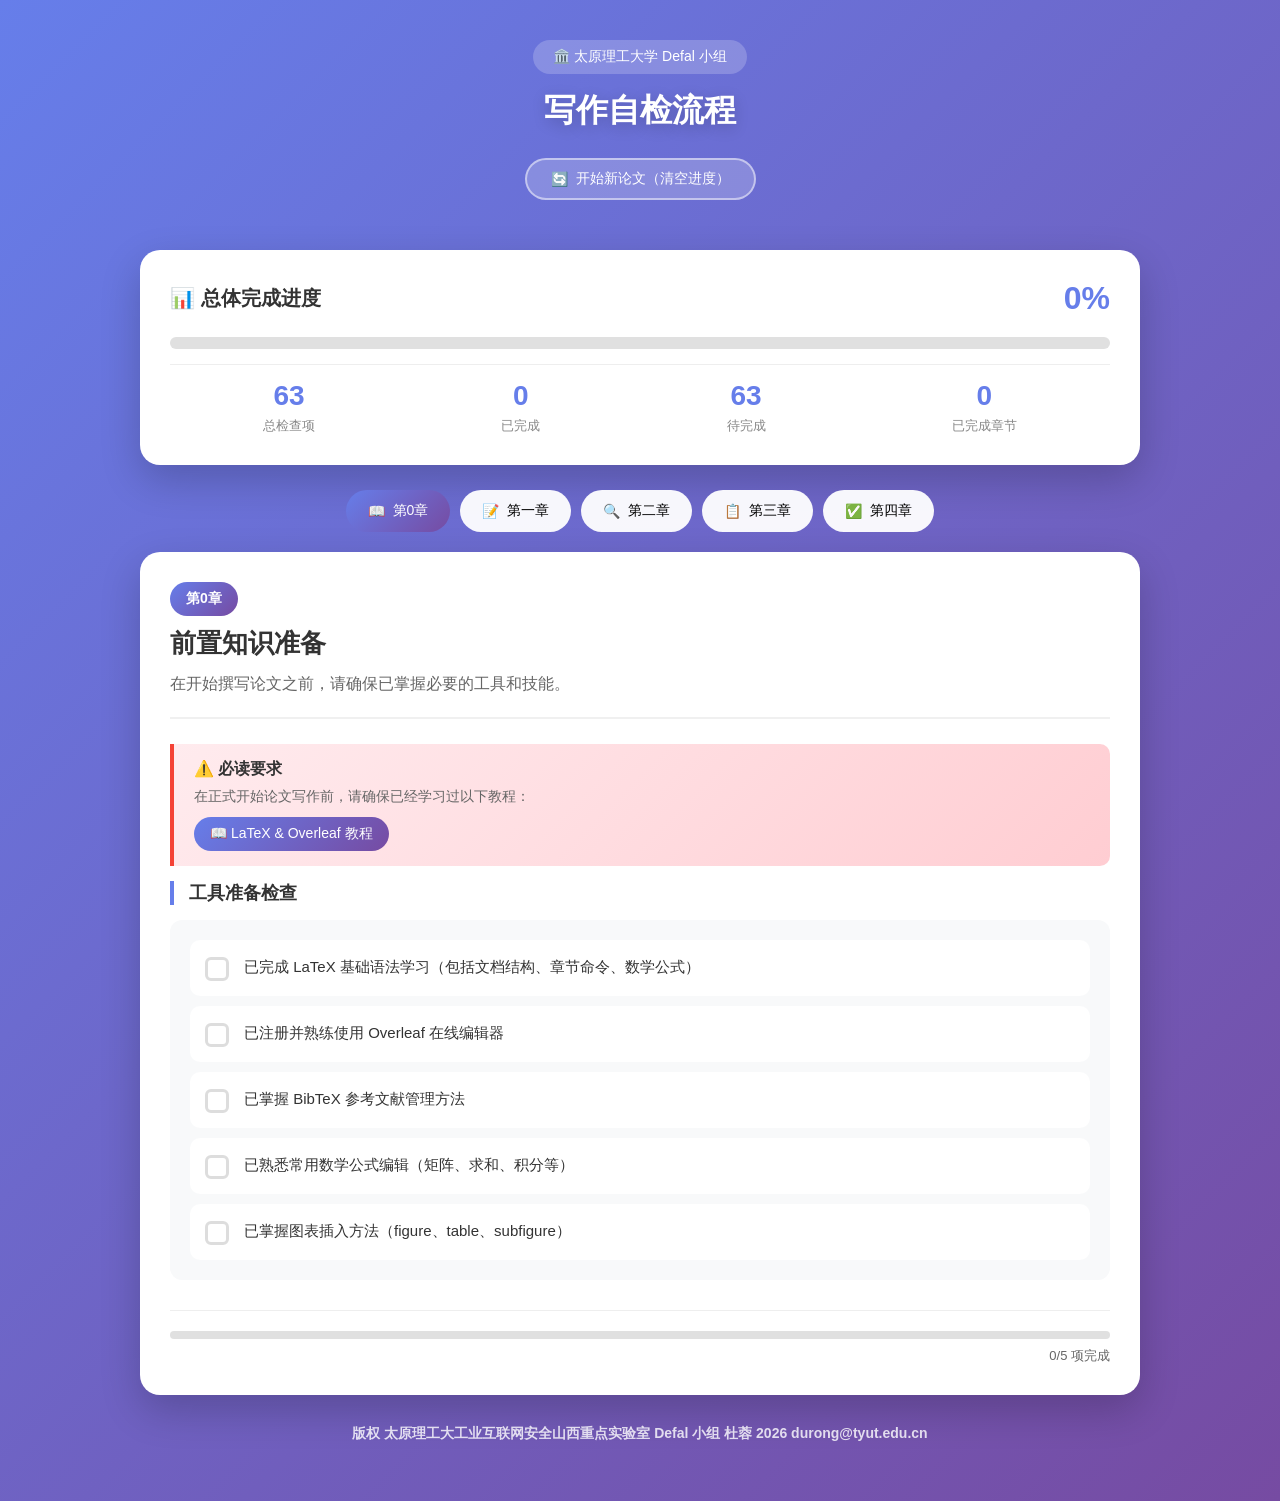
<file: content/defal_thesis_checklist.html>
<!DOCTYPE html>
<html lang="zh-CN">
<head>
    <meta charset="UTF-8">
    <meta name="viewport" content="width=device-width, initial-scale=1.0">
    <title>太原理工大学Defal小组写作自检流程</title>
    <style>
        * {
            margin: 0;
            padding: 0;
            box-sizing: border-box;
        }

        body {
            font-family: 'Segoe UI', 'Microsoft YaHei', 'PingFang SC', sans-serif;
            background: linear-gradient(135deg, #667eea 0%, #764ba2 100%);
            min-height: 100vh;
            padding: 20px;
        }

        .container {
            max-width: 1000px;
            margin: 0 auto;
        }

        /* 头部 */
        .header {
            text-align: center;
            color: white;
            margin-bottom: 30px;
            padding: 20px 0;
        }

        .university-badge {
            display: inline-block;
            background: rgba(255,255,255,0.2);
            padding: 8px 20px;
            border-radius: 20px;
            font-size: 14px;
            margin-bottom: 15px;
        }

        .header h1 {
            font-size: 32px;
            font-weight: 700;
            margin-bottom: 10px;
            text-shadow: 0 4px 15px rgba(0,0,0,0.2);
        }

        .header p {
            opacity: 0.9;
            font-size: 16px;
        }

        /* 重置按钮 */
        .reset-btn {
            margin-top: 15px;
            padding: 10px 24px;
            background: rgba(255,255,255,0.2);
            border: 2px solid rgba(255,255,255,0.5);
            color: white;
            border-radius: 25px;
            font-size: 14px;
            cursor: pointer;
            transition: all 0.3s;
            display: inline-flex;
            align-items: center;
            gap: 8px;
        }

        .reset-btn:hover {
            background: rgba(255,255,255,0.3);
            border-color: white;
            transform: scale(1.05);
        }

        /* 总体进度卡片 */
        .progress-card {
            background: white;
            border-radius: 20px;
            padding: 30px;
            margin-bottom: 25px;
            box-shadow: 0 15px 40px rgba(0,0,0,0.2);
        }

        .progress-header {
            display: flex;
            justify-content: space-between;
            align-items: center;
            margin-bottom: 20px;
        }

        .progress-title {
            font-size: 20px;
            font-weight: 600;
            color: #333;
        }

        .progress-percent {
            font-size: 32px;
            font-weight: bold;
            color: #667eea;
        }

        .progress-bar {
            height: 12px;
            background: #e0e0e0;
            border-radius: 10px;
            overflow: hidden;
            margin-bottom: 15px;
        }

        .progress-fill {
            height: 100%;
            background: linear-gradient(90deg, #667eea, #764ba2);
            border-radius: 10px;
            transition: width 0.5s ease;
        }

        .progress-stats {
            display: flex;
            justify-content: space-around;
            padding-top: 15px;
            border-top: 1px solid #eee;
        }

        .stat {
            text-align: center;
        }

        .stat-value {
            font-size: 28px;
            font-weight: bold;
            color: #667eea;
        }

        .stat-label {
            font-size: 13px;
            color: #888;
            margin-top: 5px;
        }

        /* 章节导航 */
        .chapter-nav {
            display: flex;
            gap: 10px;
            margin-bottom: 20px;
            flex-wrap: wrap;
            justify-content: center;
        }

        .chapter-tab {
            padding: 12px 22px;
            background: rgba(255,255,255,0.95);
            border: none;
            border-radius: 25px;
            font-size: 14px;
            cursor: pointer;
            transition: all 0.3s;
            display: flex;
            align-items: center;
            gap: 8px;
            font-weight: 500;
        }

        .chapter-tab:hover {
            transform: translateY(-2px);
            box-shadow: 0 5px 15px rgba(0,0,0,0.1);
        }

        .chapter-tab.active {
            background: linear-gradient(135deg, #667eea, #764ba2);
            color: white;
        }

        .chapter-tab.completed {
            background: linear-gradient(135deg, #4caf50, #45a049);
            color: white;
        }

        /* 内容区域 */
        .content-area {
            background: white;
            border-radius: 20px;
            padding: 30px;
            box-shadow: 0 15px 40px rgba(0,0,0,0.2);
            min-height: 500px;
        }

        .chapter-content {
            display: none;
        }

        .chapter-content.active {
            display: block;
            animation: fadeIn 0.4s ease;
        }

        @keyframes fadeIn {
            from { opacity: 0; transform: translateY(10px); }
            to { opacity: 1; transform: translateY(0); }
        }

        /* 章节标题 */
        .chapter-header {
            margin-bottom: 25px;
            padding-bottom: 20px;
            border-bottom: 2px solid #f0f0f0;
        }

        .chapter-number-badge {
            display: inline-block;
            background: linear-gradient(135deg, #667eea, #764ba2);
            color: white;
            padding: 8px 16px;
            border-radius: 20px;
            font-size: 14px;
            font-weight: 600;
            margin-bottom: 10px;
        }

        .chapter-title {
            font-size: 26px;
            font-weight: 700;
            color: #333;
            margin-bottom: 10px;
        }

        .chapter-desc {
            color: #666;
            line-height: 1.6;
        }

        /* 小节 */
        .section {
            margin-bottom: 30px;
        }

        .section-title {
            font-size: 18px;
            font-weight: 600;
            color: #333;
            margin-bottom: 15px;
            padding-left: 15px;
            border-left: 4px solid #667eea;
        }

        /* 检查项 */
        .checklist {
            background: #f8f9fa;
            border-radius: 12px;
            padding: 20px;
        }

        .check-item {
            display: flex;
            align-items: flex-start;
            gap: 15px;
            padding: 15px;
            background: white;
            border-radius: 10px;
            margin-bottom: 10px;
            transition: all 0.3s;
            cursor: pointer;
        }

        .check-item:hover {
            box-shadow: 0 4px 12px rgba(0,0,0,0.1);
            transform: translateX(5px);
        }

        .check-item:last-child {
            margin-bottom: 0;
        }

        .check-item.checked {
            background: #e8f5e9;
        }

        .check-item.checked .check-text {
            text-decoration: line-through;
            color: #888;
        }

        .checkbox-custom {
            width: 24px;
            height: 24px;
            border: 3px solid #ddd;
            border-radius: 6px;
            display: flex;
            align-items: center;
            justify-content: center;
            flex-shrink: 0;
            margin-top: 2px;
            transition: all 0.3s;
        }

        .check-item:hover .checkbox-custom {
            border-color: #667eea;
        }

        .checkbox-custom.checked {
            background: linear-gradient(135deg, #4caf50, #45a049);
            border-color: transparent;
        }

        .checkbox-custom.checked::after {
            content: '✓';
            color: white;
            font-size: 16px;
            font-weight: bold;
        }

        .check-text {
            flex: 1;
            font-size: 15px;
            line-height: 1.6;
            color: #333;
        }

        .check-text strong {
            color: #667eea;
        }

        /* 重要提示 */
        .notice-box {
            background: linear-gradient(135deg, #fff3e0, #ffe0b2);
            border-left: 4px solid #ff9800;
            padding: 15px 20px;
            border-radius: 0 10px 10px 0;
            margin: 15px 0;
        }

        .notice-box.important {
            background: linear-gradient(135deg, #ffebee, #ffcdd2);
            border-left-color: #f44336;
        }

        .notice-box.success {
            background: linear-gradient(135deg, #e8f5e9, #c8e6c9);
            border-left-color: #4caf50;
        }

        .notice-title {
            font-weight: 600;
            color: #333;
            margin-bottom: 5px;
        }

        .notice-text {
            color: #666;
            font-size: 14px;
            line-height: 1.6;
        }

        /* 链接按钮 */
        .link-btn {
            display: inline-block;
            padding: 8px 16px;
            background: linear-gradient(135deg, #667eea, #764ba2);
            color: white;
            text-decoration: none;
            border-radius: 20px;
            font-size: 14px;
            margin-top: 10px;
            transition: all 0.3s;
        }

        .link-btn:hover {
            transform: scale(1.05);
            box-shadow: 0 5px 15px rgba(102, 126, 234, 0.4);
        }

        /* 章节进度 */
        .chapter-progress {
            margin-top: 20px;
            padding-top: 20px;
            border-top: 1px solid #eee;
        }

        .chapter-progress-bar {
            height: 8px;
            background: #e0e0e0;
            border-radius: 5px;
            overflow: hidden;
        }

        .chapter-progress-fill {
            height: 100%;
            background: linear-gradient(90deg, #4caf50, #45a049);
            border-radius: 5px;
            transition: width 0.3s ease;
        }

        .chapter-progress-text {
            text-align: right;
            font-size: 13px;
            color: #666;
            margin-top: 8px;
        }

        /* 引用块 */
        blockquote {
            background: #f5f5f5;
            border-left: 4px solid #667eea;
            padding: 15px 20px;
            margin: 15px 0;
            border-radius: 0 10px 10px 0;
            font-style: italic;
            color: #666;
        }

        /* 子章节 */
        .subsection {
            margin-left: 20px;
            margin-top: 15px;
        }

        .subsection-title {
            font-size: 16px;
            font-weight: 600;
            color: #555;
            margin-bottom: 12px;
        }

        /* 完成庆祝区域 */
        .celebration-section {
            text-align: center;
            padding: 50px 30px;
            background: linear-gradient(135deg, #e8f5e9, #c8e6c9);
            border-radius: 20px;
            margin-top: 30px;
            display: none;
        }

        .celebration-section.show {
            display: block;
            animation: celebrate 0.6s ease;
        }

        @keyframes celebrate {
            0% { transform: scale(0.8); opacity: 0; }
            50% { transform: scale(1.05); }
            100% { transform: scale(1); opacity: 1; }
        }

        .celebration-icon {
            font-size: 80px;
            margin-bottom: 20px;
        }

        .celebration-title {
            font-size: 32px;
            font-weight: bold;
            color: #4caf50;
            margin-bottom: 15px;
        }

        .celebration-text {
            font-size: 18px;
            color: #555;
            line-height: 1.8;
            max-width: 600px;
            margin: 0 auto;
        }

        .celebration-hint {
            margin-top: 25px;
            padding: 20px;
            background: white;
            border-radius: 15px;
            display: inline-block;
        }

        /* 响应式 */
        @media (max-width: 768px) {
            .header h1 {
                font-size: 24px;
            }

            .chapter-nav {
                justify-content: flex-start;
                overflow-x: auto;
                padding-bottom: 10px;
            }

            .chapter-tab {
                flex-shrink: 0;
            }

            .check-item {
                padding: 12px;
            }

            .check-text {
                font-size: 14px;
            }
        }

        /* 代码样式 */
        code {
            background: #f0f0f0;
            padding: 2px 6px;
            border-radius: 4px;
            font-family: 'Consolas', monospace;
            font-size: 0.9em;
            color: #d63384;
        }
    </style>
</head>
<body>
    <div class="container">
        <!-- 头部 -->
        <div class="header">
            <div class="university-badge">🏛️ 太原理工大学 Defal 小组</div>
            <h1>写作自检流程</h1>
            <button class="reset-btn" onclick="resetProgress()">
                <span>🔄</span>
                <span>开始新论文（清空进度）</span>
            </button>
        </div>

        <!-- 总体进度 -->
        <div class="progress-card">
            <div class="progress-header">
                <span class="progress-title">📊 总体完成进度</span>
                <span class="progress-percent" id="totalPercent">0%</span>
            </div>
            <div class="progress-bar">
                <div class="progress-fill" id="totalProgressBar" style="width: 0%"></div>
            </div>
            <div class="progress-stats">
                <div class="stat">
                    <div class="stat-value" id="totalTasks">0</div>
                    <div class="stat-label">总检查项</div>
                </div>
                <div class="stat">
                    <div class="stat-value" id="completedTasks">0</div>
                    <div class="stat-label">已完成</div>
                </div>
                <div class="stat">
                    <div class="stat-value" id="remainingTasks">0</div>
                    <div class="stat-label">待完成</div>
                </div>
                <div class="stat">
                    <div class="stat-value" id="completedChapters">0</div>
                    <div class="stat-label">已完成章节</div>
                </div>
            </div>
        </div>

        <!-- 章节导航 -->
        <div class="chapter-nav" id="chapterNav">
            <button class="chapter-tab active" onclick="switchChapter(0)">
                <span>📖</span>
                <span>第0章</span>
            </button>
            <button class="chapter-tab" onclick="switchChapter(1)">
                <span>📝</span>
                <span>第一章</span>
            </button>
            <button class="chapter-tab" onclick="switchChapter(2)">
                <span>🔍</span>
                <span>第二章</span>
            </button>
            <button class="chapter-tab" onclick="switchChapter(3)">
                <span>📋</span>
                <span>第三章</span>
            </button>
            <button class="chapter-tab" onclick="switchChapter(4)">
                <span>✅</span>
                <span>第四章</span>
            </button>
        </div>

        <!-- 内容区域 -->
        <div class="content-area" id="contentArea">

            <!-- 第0章 -->
            <div class="chapter-content active" data-chapter="0">
                <div class="chapter-header">
                    <span class="chapter-number-badge">第0章</span>
                    <h2 class="chapter-title">前置知识准备</h2>
                    <p class="chapter-desc">在开始撰写论文之前，请确保已掌握必要的工具和技能。</p>
                </div>

                <div class="notice-box important">
                    <div class="notice-title">⚠️ 必读要求</div>
                    <div class="notice-text">在正式开始论文写作前，请确保已经学习过以下教程：</div>
                    <a href="https://blog.csdn.net/qq_73704268/article/details/151226564" target="_blank" class="link-btn">📖 LaTeX & Overleaf 教程</a>
                </div>

                <div class="section">
                    <h3 class="section-title">工具准备检查</h3>
                    <div class="checklist">
                        <div class="check-item" data-id="c0-1">
                            <div class="checkbox-custom"></div>
                            <div class="check-text">已完成 LaTeX 基础语法学习（包括文档结构、章节命令、数学公式）</div>
                        </div>
                        <div class="check-item" data-id="c0-2">
                            <div class="checkbox-custom"></div>
                            <div class="check-text">已注册并熟练使用 Overleaf 在线编辑器</div>
                        </div>
                        <div class="check-item" data-id="c0-3">
                            <div class="checkbox-custom"></div>
                            <div class="check-text">已掌握 BibTeX 参考文献管理方法</div>
                        </div>
                        <div class="check-item" data-id="c0-4">
                            <div class="checkbox-custom"></div>
                            <div class="check-text">已熟悉常用数学公式编辑（矩阵、求和、积分等）</div>
                        </div>
                        <div class="check-item" data-id="c0-5">
                            <div class="checkbox-custom"></div>
                            <div class="check-text">已掌握图表插入方法（figure、table、subfigure）</div>
                        </div>
                    </div>
                </div>

                <div class="chapter-progress">
                    <div class="chapter-progress-bar">
                        <div class="chapter-progress-fill" id="progress-0" style="width: 0%"></div>
                    </div>
                    <div class="chapter-progress-text" id="progress-text-0">0/5 项完成</div>
                </div>
            </div>

            <!-- 第一章 -->
            <div class="chapter-content" data-chapter="1">
                <div class="chapter-header">
                    <span class="chapter-number-badge">第一章</span>
                    <h2 class="chapter-title">开始写论文前的准备</h2>
                    <p class="chapter-desc">确定投稿目标，建立论文框架，准备技术素材。</p>
                </div>

                <div class="notice-box">
                    <div class="notice-title">💡 投稿前须知</div>
                    <div class="notice-text">如果确定了要投的会议和期刊，请务必使用官网要求的模板。需要搞清楚是否<strong>双盲评审</strong>等道德规范规则。</div>
                </div>

                <div class="notice-box important">
                    <div class="notice-title">🎯 首次写作建议</div>
                    <div class="notice-text"><strong>第一次写作的时候，请找一篇顶会论文进行全方位的模仿。</strong>学习其结构安排、段落组织、图表样式、公式排版等。</div>
                </div>

                <div class="section">
                    <h3 class="section-title">一、Introduction（第一章）</h3>
                    <div class="checklist">
                        <div class="check-item" data-id="c1-1">
                            <div class="checkbox-custom"></div>
                            <div class="check-text">讲清楚研究<strong>背景</strong>和<strong>动机</strong></div>
                        </div>
                        <div class="check-item" data-id="c1-2">
                            <div class="checkbox-custom"></div>
                            <div class="check-text">分析现有方法的<strong>缺陷</strong>和不足</div>
                        </div>
                        <div class="check-item" data-id="c1-3">
                            <div class="checkbox-custom"></div>
                            <div class="check-text">明确提出你能解决的<strong>痛点</strong>（pain points）</div>
                        </div>
                        <div class="check-item" data-id="c1-4">
                            <div class="checkbox-custom"></div>
                            <div class="check-text">列出本文的 <strong>Contributions</strong>（贡献点，通常3-4条）</div>
                        </div>
                        <div class="check-item" data-id="c1-5">
                            <div class="checkbox-custom"></div>
                            <div class="check-text">给出论文<strong>组织结构</strong>（第X章是什么工作）</div>
                        </div>
                    </div>
                </div>

                <div class="section">
                    <h3 class="section-title">二、Preliminary（第二章）</h3>
                    <div class="checklist">
                        <div class="check-item" data-id="c1-6">
                            <div class="checkbox-custom"></div>
                            <div class="check-text">系统介绍<strong>先验知识</strong>和背景理论</div>
                        </div>
                        <div class="check-item" data-id="c1-7">
                            <div class="checkbox-custom"></div>
                            <div class="check-text">定义必要的符号和术语（与全文统一）</div>
                        </div>
                    </div>
                </div>

                <div class="section">
                    <h3 class="section-title">三、技术章节框架（第三章）</h3>

                    <div class="subsection">
                        <h4 class="subsection-title">3.1 系统框架图</h4>
                        <div class="checklist">
                            <div class="check-item" data-id="c1-8">
                                <div class="checkbox-custom"></div>
                                <div class="check-text">绘制 <strong>System Framework / Technical Workflow</strong> 图</div>
                            </div>
                            <div class="check-item" data-id="c1-9">
                                <div class="checkbox-custom"></div>
                                <div class="check-text">技术部分描述完成后，使用 GPT 5.4 thinking Xhigh 生成画图提示词</div>
                            </div>
                            <div class="check-item" data-id="c1-10">
                                <div class="checkbox-custom"></div>
                                <div class="check-text">在 Nano-banana2 中生成多版本图片进行比对</div>
                            </div>
                            <div class="check-item" data-id="c1-11">
                                <div class="checkbox-custom"></div>
                                <div class="check-text">使用 WPS 图片编辑器手动微调（检查字体、内容一致性）</div>
                            </div>
                        </div>
                    </div>

                    <div class="subsection">
                        <h4 class="subsection-title">3.2 问题定义</h4>
                        <div class="checklist">
                            <div class="check-item" data-id="c1-12">
                                <div class="checkbox-custom"></div>
                                <div class="check-text">用<strong>符号化</strong>内容定义所有变量</div>
                            </div>
                            <div class="check-item" data-id="c1-13">
                                <div class="checkbox-custom"></div>
                                <div class="check-text">用公式定义最后要解决的优化问题</div>
                            </div>
                            <div class="check-item" data-id="c1-14">
                                <div class="checkbox-custom"></div>
                                <div class="check-text">全文章节符号定义保持<strong>统一</strong>，首次定义后沿用</div>
                            </div>
                        </div>
                    </div>
                </div>

                <div class="section">
                    <h3 class="section-title">四、技术方案命名</h3>
                    <div class="checklist">
                        <div class="check-item" data-id="c1-15">
                            <div class="checkbox-custom"></div>
                            <div class="check-text">为每个原创技术起一个具体的<strong>缩写名称</strong></div>
                        </div>
                    </div>
                </div>

                <div class="section">
                    <h3 class="section-title">五、形式化要求（必读）</h3>
                    <div class="notice-box important">
                        <div class="notice-text">不允许连续<strong>三大段纯文字</strong>说理！必须形式化处理。</div>
                    </div>
                    <div class="checklist">
                        <div class="check-item" data-id="c1-16">
                            <div class="checkbox-custom"></div>
                            <div class="check-text">关键名词转化为<strong>字母符号</strong></div>
                        </div>
                        <div class="check-item" data-id="c1-17">
                            <div class="checkbox-custom"></div>
                            <div class="check-text">关键步骤转化为<strong>数学公式</strong></div>
                        </div>
                        <div class="check-item" data-id="c1-18">
                            <div class="checkbox-custom"></div>
                            <div class="check-text">关键说理形式化为<strong>理论和证明</strong>（Lemma/Theorem/Proof）</div>
                        </div>
                    </div>
                    <blockquote>
                        参考：<a href="https://blog.csdn.net/Anne033/article/details/123367798" target="_blank">学术论文写作规范指南</a>
                    </blockquote>
                </div>

                <div class="section">
                    <h3 class="section-title">六、模块化整理</h3>
                    <div class="checklist">
                        <div class="check-item" data-id="c1-19">
                            <div class="checkbox-custom"></div>
                            <div class="check-text">使用 <code>\subsubsection</code> 或 <code>\noindent\textbf{小节标题.}</code> 分块</div>
                        </div>
                        <div class="check-item" data-id="c1-20">
                            <div class="checkbox-custom"></div>
                            <div class="check-text">不同意思的段落进行<strong>可视化分割</strong></div>
                        </div>
                    </div>
                </div>

                <div class="section">
                    <h3 class="section-title">七、技术小节写作结构</h3>
                    <div class="checklist">
                        <div class="check-item" data-id="c1-21">
                            <div class="checkbox-custom"></div>
                            <div class="check-text">小节开头说明：a) 现有方法怎么做及不足；或 b) 直觉方法及问题；或 c) 之前工作，然后讲<strong>我要怎么做</strong></div>
                        </div>
                    </div>
                </div>

                <div class="section">
                    <h3 class="section-title">八、工作量体现</h3>
                    <div class="checklist">
                        <div class="check-item" data-id="c1-22">
                            <div class="checkbox-custom"></div>
                            <div class="check-text">调研<strong>最新的</strong>相关论文（近1-2年）</div>
                        </div>
                        <div class="check-item" data-id="c1-23">
                            <div class="checkbox-custom"></div>
                            <div class="check-text">实验对比方法<strong>三个以上</strong></div>
                        </div>
                    </div>
                </div>

                <div class="section">
                    <h3 class="section-title">九、Related Work</h3>
                    <div class="notice-box">
                        <div class="notice-text">Related work 的 section 部分要<strong>认真对待，调研要充分</strong>（六页以下的论文可以不用添加）。</div>
                    </div>
                    <div class="checklist">
                        <div class="check-item" data-id="c1-24">
                            <div class="checkbox-custom"></div>
                            <div class="check-text">已完成充分的 Related Work 调研（六页以下论文可跳过）</div>
                        </div>
                    </div>
                </div>

                <div class="section">
                    <h3 class="section-title">十、参考文献</h3>
                    <div class="checklist">
                        <div class="check-item" data-id="c1-25">
                            <div class="checkbox-custom"></div>
                            <div class="check-text">使用 <strong>BibTeX (.bib)</strong> 格式管理参考文献</div>
                        </div>
                    </div>
                </div>

                <div class="chapter-progress">
                    <div class="chapter-progress-bar">
                        <div class="chapter-progress-fill" id="progress-1" style="width: 0%"></div>
                    </div>
                    <div class="chapter-progress-text" id="progress-text-1">0/25 项完成</div>
                </div>
            </div>

            <!-- 第二章 -->
            <div class="chapter-content" data-chapter="2">
                <div class="chapter-header">
                    <span class="chapter-number-badge">第二章</span>
                    <h2 class="chapter-title">内容自检1 - GPT语法检查</h2>
                    <p class="chapter-desc">分章节输入GPT进行系统性内容审查。</p>
                </div>

                <div class="notice-box">
                    <div class="notice-title">🤖 GPT检查指令</div>
                    <div class="notice-text">将内容<strong>分章节（section）</strong>输入 GPT-4.1，使用以下命令：</div>
                    <blockquote>这是我的要投的计算机科学论文，请帮我检查：a. 前后不一致的地方，b. 有无语法错误，c. 是否有解释不清楚的，d. 是否有大段的文字需要修改</blockquote>
                </div>

                <div class="section">
                    <h3 class="section-title">GPT使用注意事项</h3>
                    <div class="checklist">
                        <div class="check-item" data-id="c2-1">
                            <div class="checkbox-custom"></div>
                            <div class="check-text">了解GPT<strong>长记忆有限</strong>，该命令可以<strong>反复输入</strong></div>
                        </div>
                        <div class="check-item" data-id="c2-2">
                            <div class="checkbox-custom"></div>
                            <div class="check-text">复制完大段内容后，<strong>再次检查</strong>：a) 内容意思是否被修改；b) 字母在LaTeX格式中是否正确（注意转义）</div>
                        </div>
                        <div class="check-item" data-id="c2-3">
                            <div class="checkbox-custom"></div>
                            <div class="check-text">要求GPT输出 <strong>"LaTeX"</strong> 格式，方便直接复制</div>
                        </div>
                        <div class="check-item" data-id="c2-4">
                            <div class="checkbox-custom"></div>
                            <div class="check-text">以<strong>段落为单位</strong>修改，改完后检查当前段落正确性，再进入下一段</div>
                        </div>
                        <div class="check-item" data-id="c2-5">
                            <div class="checkbox-custom"></div>
                            <div class="check-text">已阅读并理解<strong>所有注意事项</strong></div>
                        </div>
                    </div>
                </div>

                <div class="notice-box important">
                    <div class="notice-title">⚠️ 退回机制</div>
                    <div class="notice-text">若发现任意<strong>五处以上</strong>下述提到的错误，将把文稿退回，要求学生自己重新检查。</div>
                </div>

                <div class="chapter-progress">
                    <div class="chapter-progress-bar">
                        <div class="chapter-progress-fill" id="progress-2" style="width: 0%"></div>
                    </div>
                    <div class="chapter-progress-text" id="progress-text-2">0/5 项完成</div>
                </div>
            </div>

            <!-- 第三章 -->
            <div class="chapter-content" data-chapter="3">
                <div class="chapter-header">
                    <span class="chapter-number-badge">第三章</span>
                    <h2 class="chapter-title">形式审查</h2>
                    <p class="chapter-desc">细致的格式、引用、一致性检查。</p>
                </div>

                <div class="section">
                    <h3 class="section-title">一、文献引用检测</h3>
                    <div class="notice-box important">
                        <div class="notice-title">🔍 检测引用幻觉</div>
                        <div class="notice-text">务必检查 <code>\cite{}</code> 中的文献是否存在以下问题</div>
                    </div>
                    <div class="checklist">
                        <div class="check-item" data-id="c3-1">
                            <div class="checkbox-custom"></div>
                            <div class="check-text">a) 检查文章<strong>是否真实存在</strong></div>
                        </div>
                        <div class="check-item" data-id="c3-2">
                            <div class="checkbox-custom"></div>
                            <div class="check-text">b) 检查文章<strong>题目是否正确</strong>（避免缩写错误）</div>
                        </div>
                        <div class="check-item" data-id="c3-3">
                            <div class="checkbox-custom"></div>
                            <div class="check-text">c) 检查<strong>表述是否正确和相关</strong>（引用内容是否支持你的观点）</div>
                        </div>
                    </div>
                </div>

                <div class="section">
                    <h3 class="section-title">二、标号统一</h3>
                    <div class="checklist">
                        <div class="check-item" data-id="c3-4">
                            <div class="checkbox-custom"></div>
                            <div class="check-text">所有 <strong>Section</strong> 使用 <code>\label{sec:语义名}</code> 编号</div>
                        </div>
                        <div class="check-item" data-id="c3-5">
                            <div class="checkbox-custom"></div>
                            <div class="check-text">所有<strong>图表</strong>使用 <code>\label{fig:语义名}</code> / <code>\label{tab:语义名}</code> 编号</div>
                        </div>
                        <div class="check-item" data-id="c3-6">
                            <div class="checkbox-custom"></div>
                            <div class="check-text">所有<strong>伪代码</strong>使用 <code>\label{alg:语义名}</code> 编号</div>
                        </div>
                        <div class="check-item" data-id="c3-7">
                            <div class="checkbox-custom"></div>
                            <div class="check-text">调用时使用 <code>\ref{}</code>，实现自动编号，无需手动追踪"图1""表2"</div>
                        </div>
                    </div>
                </div>

                <div class="section">
                    <h3 class="section-title">三、引用完整性</h3>
                    <div class="checklist">
                        <div class="check-item" data-id="c3-8">
                            <div class="checkbox-custom"></div>
                            <div class="check-text">所有图表、伪代码在<strong>正文中必须有引用</strong>（<code>\ref{}</code>）</div>
                        </div>
                        <div class="check-item" data-id="c3-9">
                            <div class="checkbox-custom"></div>
                            <div class="check-text">所有定义、公理、定理必须有<strong>存在意义</strong>的表述（说明其作用和用途）</div>
                        </div>
                    </div>
                </div>

                <div class="section">
                    <h3 class="section-title">四、一致性检查</h3>
                    <div class="checklist">
                        <div class="check-item" data-id="c3-10">
                            <div class="checkbox-custom"></div>
                            <div class="check-text">关键词、技术名称、字母表述<strong>全文统一</strong>，不能有多种表述</div>
                        </div>
                        <div class="check-item" data-id="c3-11">
                            <div class="checkbox-custom"></div>
                            <div class="check-text">a) 字母贴近实际意义（如用户集合用U而非A）</div>
                        </div>
                        <div class="check-item" data-id="c3-12">
                            <div class="checkbox-custom"></div>
                            <div class="check-text">b) 同一字母不重复表达两个不同实体</div>
                        </div>
                        <div class="check-item" data-id="c3-13">
                            <div class="checkbox-custom"></div>
                            <div class="check-text">c) 上下标使用尽量简化</div>
                        </div>
                        <div class="check-item" data-id="c3-14">
                            <div class="checkbox-custom"></div>
                            <div class="check-text">d) 最后人工检查前后字母一致性（GPT可能遗漏）</div>
                        </div>
                    </div>
                </div>

                <div class="section">
                    <h3 class="section-title">五、简洁性原则</h3>
                    <div class="checklist">
                        <div class="check-item" data-id="c3-15">
                            <div class="checkbox-custom"></div>
                            <div class="check-text">未被引用的公式去掉编号（使用 <code>\[ \]</code> 或 <code>equation*</code>）</div>
                        </div>
                    </div>
                </div>

                <div class="section">
                    <h3 class="section-title">六、实验图表布局</h3>
                    <div class="checklist">
                        <div class="check-item" data-id="c3-16">
                            <div class="checkbox-custom"></div>
                            <div class="check-text">实验图表要<strong>集中</strong>（如8张或16张）</div>
                        </div>
                        <div class="check-item" data-id="c3-17">
                            <div class="checkbox-custom"></div>
                            <div class="check-text">放置在实验部分每一页的<strong>最顶端</strong>（使用 <code>[t]</code> 置顶参数）</div>
                        </div>
                    </div>
                </div>

                <div class="section">
                    <h3 class="section-title">七、标题格式</h3>
                    <div class="checklist">
                        <div class="check-item" data-id="c3-18">
                            <div class="checkbox-custom"></div>
                            <div class="check-text">检查二、三级标题大小写<strong>统一</strong></div>
                        </div>
                        <div class="check-item" data-id="c3-19">
                            <div class="checkbox-custom"></div>
                            <div class="check-text">黑体标题统一使用 <code>\noindent\textbf{This is a caption.}</code></div>
                        </div>
                        <div class="check-item" data-id="c3-20">
                            <div class="checkbox-custom"></div>
                            <div class="check-text">黑色标题<strong>必须添加"."</strong>（句点）</div>
                        </div>
                    </div>
                </div>

                <div class="section">
                    <h3 class="section-title">八、数据集引用</h3>
                    <div class="checklist">
                        <div class="check-item" data-id="c3-21">
                            <div class="checkbox-custom"></div>
                            <div class="check-text">数据集名称使用<strong>加粗</strong>（<code>\textbf{DatasetName}</code>）</div>
                        </div>
                        <div class="check-item" data-id="c3-22">
                            <div class="checkbox-custom"></div>
                            <div class="check-text">必须添加<strong>数据来源</strong>：a) 使用 <code>\footnote{www.example.com}</code> 或 b) 作为参考文献引入</div>
                        </div>
                    </div>
                </div>

                <div class="section">
                    <h3 class="section-title">九、编译检查</h3>
                    <div class="checklist">
                        <div class="check-item" data-id="c3-23">
                            <div class="checkbox-custom"></div>
                            <div class="check-text">编译PDF后全文搜索<strong>"[TODO]"</strong>，确保无遗漏</div>
                        </div>
                        <div class="check-item" data-id="c3-24">
                            <div class="checkbox-custom"></div>
                            <div class="check-text">编译PDF后全文搜索<strong>"？"</strong>，确保无遗漏</div>
                        </div>
                        <div class="check-item" data-id="c3-25">
                            <div class="checkbox-custom"></div>
                            <div class="check-text">编译PDF后全文搜索<strong>"XXX"</strong>，确保无占位符</div>
                        </div>
                    </div>
                </div>

                <div class="chapter-progress">
                    <div class="chapter-progress-bar">
                        <div class="chapter-progress-fill" id="progress-3" style="width: 0%"></div>
                    </div>
                    <div class="chapter-progress-text" id="progress-text-3">0/25 项完成</div>
                </div>
            </div>

            <!-- 第四章 -->
            <div class="chapter-content" data-chapter="4">
                <div class="chapter-header">
                    <span class="chapter-number-badge">第四章</span>
                    <h2 class="chapter-title">内容自检2 - 模拟审稿</h2>
                    <p class="chapter-desc">使用GPT进行模拟审稿，识别潜在问题。</p>
                </div>

                <!-- 完成庆祝区域 -->
                <div class="celebration-section" id="celebration">
                    <div class="celebration-icon">🎉</div>
                    <div class="celebration-title">恭喜你！</div>
                    <div class="celebration-text">
                        你已完成了一次论文的 <strong>Proofreading</strong>！<br>
                        所有检查项都已完成，现在可以联系你的导师，开始让他修改了。
                    </div>
                    <div class="celebration-hint">
                        👍 干得漂亮！继续保持这种严谨的态度！
                    </div>
                </div>

                <div class="notice-box">
                    <div class="notice-title">🤖 模拟审稿指令</div>
                    <div class="notice-text">将整篇论文输入 GPT-5.4（Reasoning设为 thinking Xhigh）：</div>
                    <blockquote>以下按 [你要投的会议] 审稿风格，给出一份较客观、偏严格的评审意见。</blockquote>
                </div>

                <div class="section">
                    <h3 class="section-title">审稿意见处理</h3>
                    <div class="checklist">
                        <div class="check-item" data-id="c4-1">
                            <div class="checkbox-custom"></div>
                            <div class="check-text">获得GPT生成的<strong>模拟审稿意见</strong></div>
                        </div>
                        <div class="check-item" data-id="c4-2">
                            <div class="checkbox-custom"></div>
                            <div class="check-text">将审稿意见分为：<strong>能改的</strong> 和 <strong>不能改的</strong> 两类</div>
                        </div>
                        <div class="check-item" data-id="c4-3">
                            <div class="checkbox-custom"></div>
                            <div class="check-text">带着分类后的意见向<strong>导师汇报</strong></div>
                        </div>
                    </div>
                </div>

                <!-- 完成庆祝区域 -->
                <div class="celebration-section" id="celebration">
                    <div class="celebration-icon">🎉</div>
                    <div class="celebration-title">恭喜你！</div>
                    <div class="celebration-text">
                        你已完成了一次论文的 <strong>Proofreading</strong>！<br>
                        所有检查项都已完成，现在可以联系你的导师，开始让他修改了。
                    </div>
                    <div class="celebration-hint">
                        👍 干得漂亮！继续保持这种严谨的态度！
                    </div>
                </div>

                <div class="chapter-progress">
                    <div class="chapter-progress-bar">
                        <div class="chapter-progress-fill" id="progress-4" style="width: 0%"></div>
                    </div>
                    <div class="chapter-progress-text" id="progress-text-4">0/3 项完成</div>
                </div>
            </div>

        </div>

        <!-- 版权信息 -->
        <div style="text-align: center; padding: 30px; color: rgba(255,255,255,0.8); font-size: 14px;">
            <p style="font-weight: 600; margin-bottom: 8px;">版权 太原理工大工业互联网安全山西重点实验室 Defal 小组 杜蓉 2026 durong@tyut.edu.cn</p>
        </div>
    </div>

    <script>
        // 数据存储
        let progress = JSON.parse(localStorage.getItem('defalThesisProgress')) || {};

        // 每个章节的检查项数量
        const chapterTotals = {
            0: 5,
            1: 25,
            2: 5,
            3: 25,
            4: 3
        };

        // 初始化
        document.addEventListener('DOMContentLoaded', () => {
            initCheckboxes();
            updateAllProgress();
        });

        // 初始化复选框
        function initCheckboxes() {
            document.querySelectorAll('.check-item').forEach(item => {
                const id = item.dataset.id;
                const checkbox = item.querySelector('.checkbox-custom');
                const isChecked = progress[id] || false;

                if (isChecked) {
                    item.classList.add('checked');
                    checkbox.classList.add('checked');
                }

                item.addEventListener('click', () => toggleCheck(id));
            });
        }

        // 切换检查状态
        function toggleCheck(id) {
            const item = document.querySelector(`[data-id="${id}"]`);
            const checkbox = item.querySelector('.checkbox-custom');
            const isChecked = item.classList.contains('checked');

            if (isChecked) {
                item.classList.remove('checked');
                checkbox.classList.remove('checked');
                progress[id] = false;
            } else {
                item.classList.add('checked');
                checkbox.classList.add('checked');
                progress[id] = true;
            }

            localStorage.setItem('defalThesisProgress', JSON.stringify(progress));
            updateAllProgress();
        }

        // 更新所有进度
        function updateAllProgress() {
            let totalCompleted = 0;
            let totalTasks = 0;
            let completedChapters = 0;

            for (let chapter = 0; chapter <= 4; chapter++) {
                const chapterProgress = updateChapterProgress(chapter);
                totalCompleted += chapterProgress.completed;
                totalTasks += chapterProgress.total;

                if (chapterProgress.completed === chapterProgress.total && chapterProgress.total > 0) {
                    completedChapters++;
                }
            }

            // 更新总体进度
            const totalPercent = totalTasks > 0 ? Math.round((totalCompleted / totalTasks) * 100) : 0;
            document.getElementById('totalPercent').textContent = totalPercent + '%';
            document.getElementById('totalProgressBar').style.width = totalPercent + '%';
            document.getElementById('totalTasks').textContent = totalTasks;
            document.getElementById('completedTasks').textContent = totalCompleted;
            document.getElementById('remainingTasks').textContent = totalTasks - totalCompleted;
            document.getElementById('completedChapters').textContent = completedChapters;

            // 更新章节标签状态
            updateChapterTabs();

            // 检查是否全部完成
            if (totalPercent === 100) {
                document.getElementById('celebration').classList.add('show');
            } else {
                document.getElementById('celebration').classList.remove('show');
            }
        }

        // 更新单个章节进度
        function updateChapterProgress(chapter) {
            const items = document.querySelectorAll(`.chapter-content[data-chapter="${chapter}"] .check-item`);
            let completed = 0;
            const total = items.length;

            items.forEach(item => {
                if (item.classList.contains('checked')) {
                    completed++;
                }
            });

            const percent = total > 0 ? (completed / total) * 100 : 0;
            const progressFill = document.getElementById(`progress-${chapter}`);
            const progressText = document.getElementById(`progress-text-${chapter}`);

            if (progressFill) progressFill.style.width = percent + '%';
            if (progressText) progressText.textContent = `${completed}/${total} 项完成`;

            return { completed, total };
        }

        // 更新章节标签状态
        function updateChapterTabs() {
            const tabs = document.querySelectorAll('.chapter-tab');
            tabs.forEach((tab, index) => {
                const progress = updateChapterProgress(index);
                if (progress.completed === progress.total && progress.total > 0) {
                    tab.classList.add('completed');
                } else {
                    tab.classList.remove('completed');
                }
            });
        }

        // 切换章节
        function switchChapter(chapter) {
            document.querySelectorAll('.chapter-tab').forEach((tab, index) => {
                tab.classList.toggle('active', index === chapter);
            });

            document.querySelectorAll('.chapter-content').forEach((content, index) => {
                content.classList.toggle('active', index === chapter);
            });
        }

        // 重置进度（开始新论文）
        function resetProgress() {
            if (confirm('确定要开始新论文吗？这将清空当前所有检查进度。\n\n提示：建议在开始新论文前，先确认当前论文已完成并提交给导师。')) {
                // 清空本地存储
                localStorage.removeItem('defalThesisProgress');
                progress = {};

                // 重置所有勾选状态
                document.querySelectorAll('.check-item').forEach(item => {
                    item.classList.remove('checked');
                    const checkbox = item.querySelector('.checkbox-custom');
                    if (checkbox) {
                        checkbox.classList.remove('checked');
                    }
                });

                // 更新进度显示
                updateAllProgress();

                // 隐藏庆祝区域
                const celebration = document.getElementById('celebration');
                if (celebration) {
                    celebration.classList.remove('show');
                }

                alert('✅ 进度已清空，可以开始新论文的自检了！');
            }
        }
    </script>
</body>
</html>
</file>
<file: styles.css>
:root {
  color-scheme: light;
  --bg: #f6f4ee;
  --surface: #ffffff;
  --text: #1f2933;
  --muted: #667085;
  --line: #ded9cf;
  --accent: #0f766e;
  --accent-strong: #0b5f59;
  --coral: #c8553d;
  --gold: #b9871e;
  --ink: #14213d;
  --shadow: 0 18px 50px rgba(31, 41, 51, 0.12);
}

* {
  box-sizing: border-box;
}

html {
  scroll-behavior: smooth;
}

body {
  margin: 0;
  background: var(--bg);
  color: var(--text);
  font-family:
    Inter, "Segoe UI", "Microsoft YaHei", "PingFang SC", Arial, sans-serif;
  line-height: 1.6;
}

a {
  color: inherit;
  text-decoration: none;
}

.site-header {
  position: sticky;
  top: 0;
  z-index: 10;
  background: rgba(246, 244, 238, 0.9);
  border-bottom: 1px solid var(--line);
  backdrop-filter: blur(14px);
}

.auth-locked {
  overflow: hidden;
}

.auth-locked .site-header,
.auth-locked main,
.auth-locked .footer {
  display: none;
}

.auth-screen {
  position: fixed;
  inset: 0;
  z-index: 50;
  display: grid;
  place-items: center;
  min-height: 100vh;
  padding: 24px;
  background:
    linear-gradient(90deg, rgba(10, 24, 38, 0.84), rgba(10, 24, 38, 0.42)),
    url("https://images.unsplash.com/photo-1516321318423-f06f85e504b3?auto=format&fit=crop&w=1800&q=80");
  background-position: center;
  background-size: cover;
}

.auth-screen[hidden] {
  display: none;
}

.auth-card {
  width: min(440px, 100%);
  padding: 30px;
  background: rgba(255, 255, 255, 0.96);
  border: 1px solid rgba(255, 255, 255, 0.7);
  border-radius: 8px;
  box-shadow: var(--shadow);
}

.auth-card h1 {
  margin: 10px 0;
  color: var(--ink);
  font-size: 2rem;
  line-height: 1.1;
}

.auth-card p {
  color: var(--muted);
}

.auth-card label {
  display: grid;
  gap: 8px;
  margin: 22px 0 16px;
  color: var(--text);
  font-weight: 800;
}

.auth-card input {
  min-height: 46px;
  border: 1px solid var(--line);
  border-radius: 8px;
  padding: 0 12px;
  font: inherit;
}

.auth-card .button {
  width: 100%;
  border: 0;
  cursor: pointer;
  font: inherit;
}

.auth-error {
  margin: 12px 0 0;
  color: #b42318;
  font-weight: 800;
}

.nav {
  display: flex;
  align-items: center;
  justify-content: space-between;
  width: min(1120px, calc(100% - 40px));
  min-height: 68px;
  margin: 0 auto;
  gap: 20px;
}

.brand {
  display: inline-flex;
  align-items: center;
  gap: 10px;
  font-weight: 800;
}

.brand-mark {
  display: grid;
  place-items: center;
  width: 34px;
  height: 34px;
  background: var(--ink);
  color: white;
  border-radius: 8px;
}

.nav-links {
  display: flex;
  align-items: center;
  gap: 18px;
  color: var(--muted);
  font-size: 0.94rem;
}

.nav-links a:hover {
  color: var(--accent-strong);
}

.link-button {
  border: 0;
  background: transparent;
  color: var(--muted);
  cursor: pointer;
  font: inherit;
  padding: 0;
}

.link-button:hover {
  color: var(--accent-strong);
}

.eyebrow {
  margin: 0 0 12px;
  color: var(--gold);
  font-size: 0.78rem;
  font-weight: 800;
  letter-spacing: 0;
  text-transform: uppercase;
}

.button {
  display: inline-flex;
  align-items: center;
  justify-content: center;
  min-height: 46px;
  padding: 0 18px;
  border: 1px solid transparent;
  border-radius: 8px;
  font-weight: 800;
}

.button.primary {
  background: var(--accent);
  color: white;
}

.button.secondary {
  border-color: rgba(255, 255, 255, 0.6);
  color: white;
}

.section {
  width: min(1120px, calc(100% - 40px));
  margin: 0 auto;
  padding: 56px 0;
}

h2 {
  margin: 0;
  font-size: clamp(1.7rem, 4vw, 3rem);
  line-height: 1.14;
}

h3 {
  margin: 8px 0 8px;
  font-size: 1.08rem;
}

.article-card,
.steps li {
  background: var(--surface);
  border: 1px solid var(--line);
  border-radius: 8px;
  box-shadow: var(--shadow);
}

.article-card p,
.steps span {
  color: var(--muted);
}

.metric {
  color: var(--coral);
  font-weight: 900;
}

.section-heading {
  display: flex;
  align-items: end;
  justify-content: space-between;
  gap: 20px;
  margin-bottom: 22px;
}

.search {
  width: min(360px, 100%);
}

.search input {
  width: 100%;
  min-height: 44px;
  border: 1px solid var(--line);
  border-radius: 8px;
  padding: 0 14px;
  color: var(--text);
  font: inherit;
}

.filters {
  display: flex;
  flex-wrap: wrap;
  gap: 10px;
  margin-bottom: 22px;
}

.filter-button {
  min-height: 38px;
  border: 1px solid var(--line);
  border-radius: 8px;
  padding: 0 13px;
  background: var(--surface);
  color: var(--muted);
  cursor: pointer;
  font: inherit;
  font-weight: 750;
}

.filter-button.active {
  background: var(--accent);
  border-color: var(--accent);
  color: white;
}

.article-grid {
  display: grid;
  grid-template-columns: repeat(3, minmax(0, 1fr));
  gap: 16px;
}

.article-card {
  display: flex;
  min-height: 260px;
  flex-direction: column;
  padding: 22px;
}

.article-card .category {
  width: fit-content;
  border-radius: 999px;
  background: #ecfdf3;
  color: var(--accent-strong);
  padding: 4px 10px;
  font-size: 0.78rem;
  font-weight: 850;
}

.article-card h3 {
  margin-top: 18px;
  font-size: 1.22rem;
  line-height: 1.25;
}

.article-card p {
  margin-bottom: 18px;
}

.article-card a {
  margin-top: auto;
  color: var(--accent-strong);
  font-weight: 850;
}

.tags {
  display: flex;
  flex-wrap: wrap;
  gap: 8px;
  margin-top: 8px;
}

.tag {
  color: #6b4f12;
  font-size: 0.82rem;
  font-weight: 750;
}

.empty-state {
  margin: 24px 0 0;
  color: var(--muted);
}

.visually-hidden {
  position: absolute;
  width: 1px;
  height: 1px;
  padding: 0;
  margin: -1px;
  overflow: hidden;
  clip: rect(0, 0, 0, 0);
  white-space: nowrap;
  border: 0;
}

@media (max-width: 840px) {
  .nav,
  .section,
  .footer {
    width: min(100% - 28px, 1120px);
  }

  .nav {
    align-items: flex-start;
    flex-direction: column;
    padding: 14px 0;
  }

  .nav-links {
    width: 100%;
    justify-content: space-between;
  }

  .section-heading {
    grid-template-columns: 1fr;
  }

  .section-heading {
    display: grid;
    align-items: start;
  }

  .article-grid {
    grid-template-columns: 1fr;
  }
}
</file>
